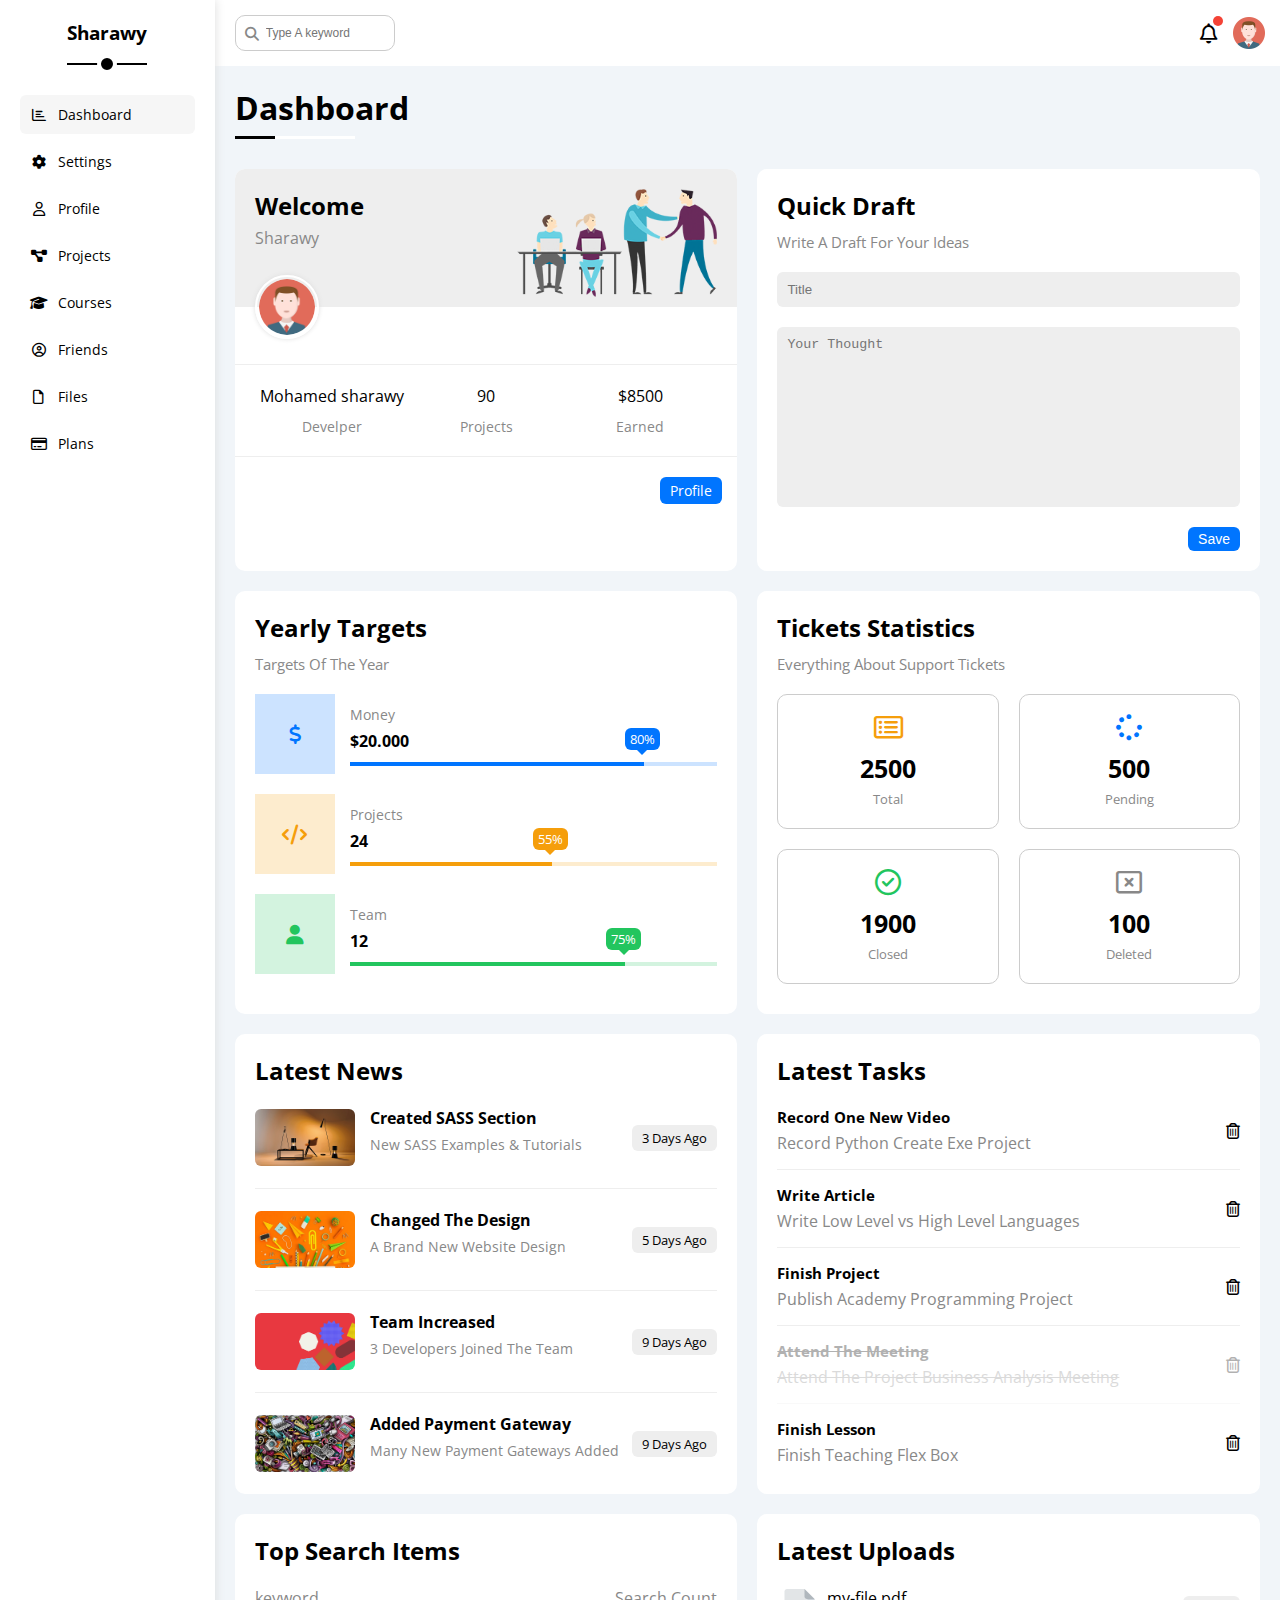
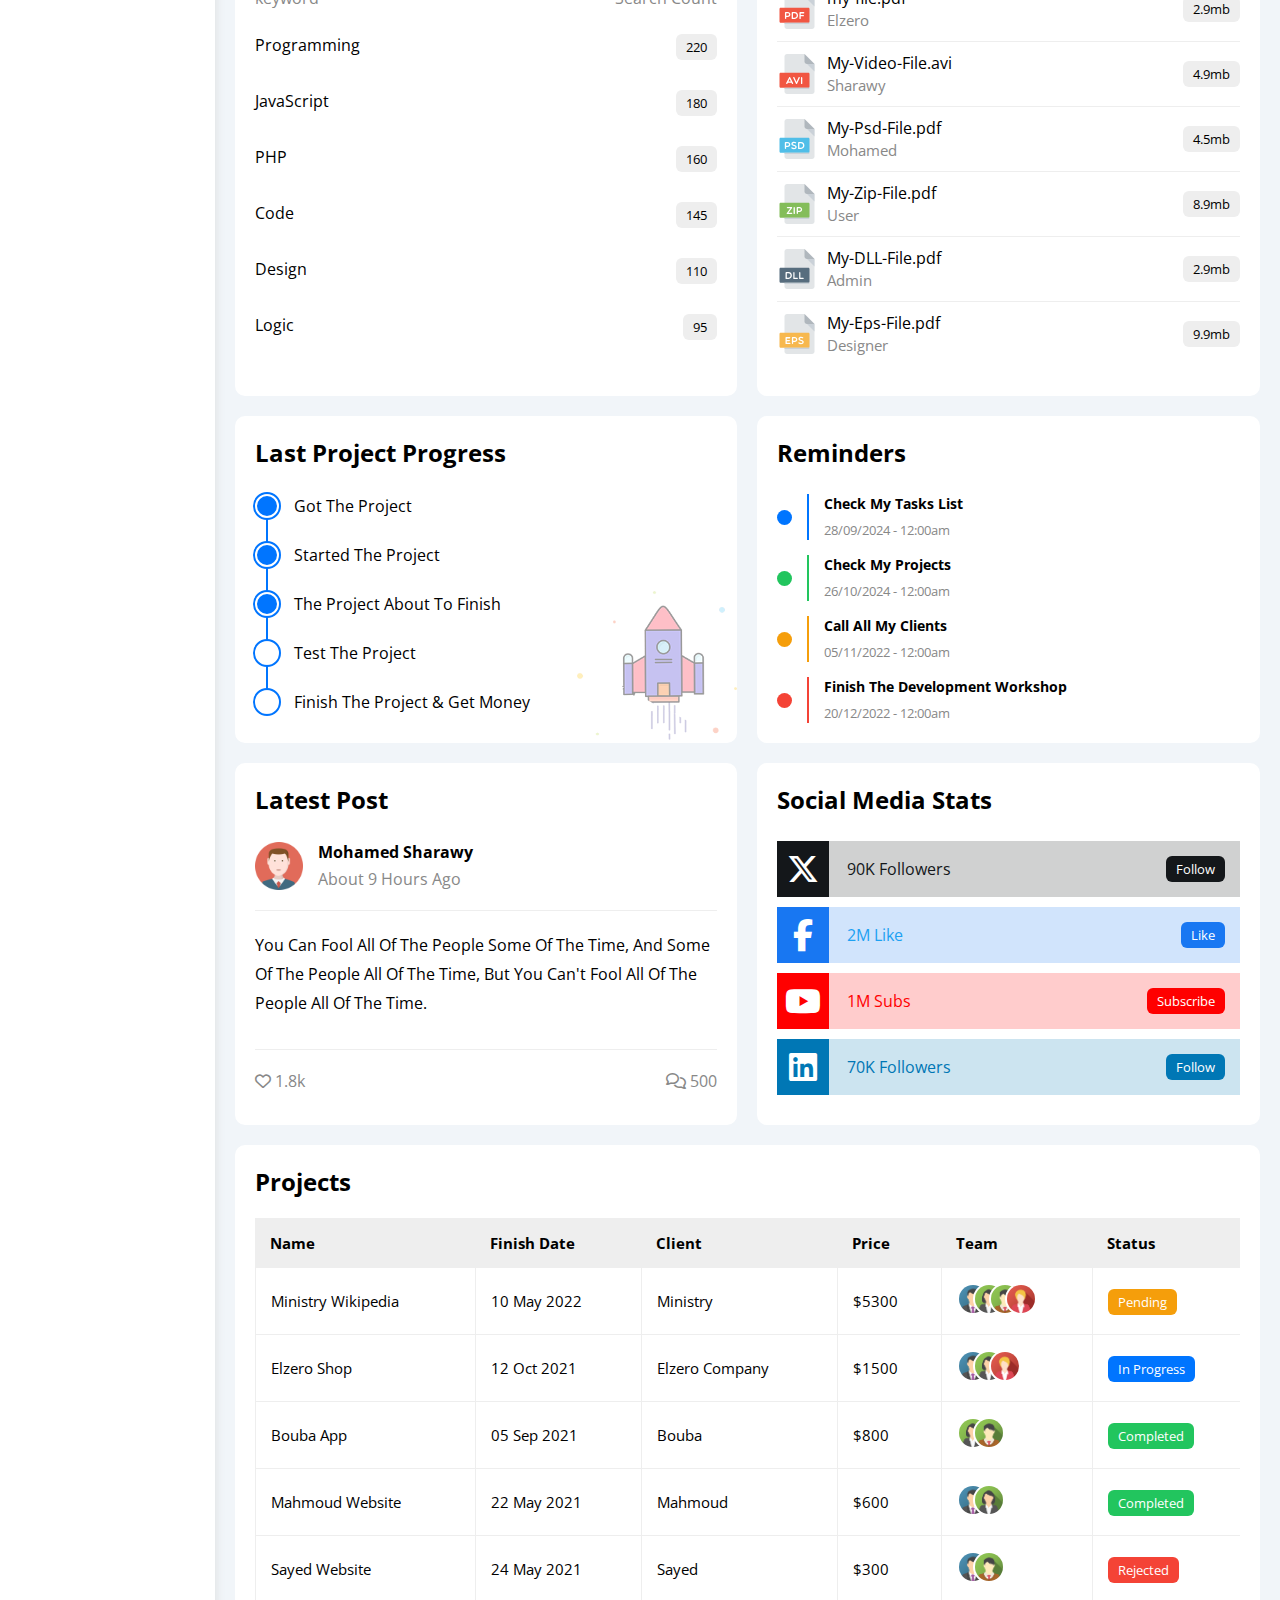
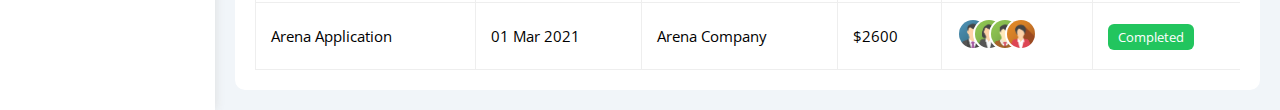
<file: index.html>
<!DOCTYPE html>
<html lang="en">

<head>
    <meta charset="UTF-8">
    <meta name="viewport" content="width=device-width, initial-scale=1.0">
    <!-- <link rel="stylesheet" href="css/normalize.css"> -->
    <link rel="stylesheet" href="css/all.min.css">
    <link rel="stylesheet" href="css/framework.css">
    <!-- css file Override framework file => this step it make you dispense !important => beacuse inline style stroger than style in external file -->
    <link rel="stylesheet" href="css/master.css">
    <link rel="preconnect" href="https://fonts.googleapis.com" />
    <link rel="preconnect" href="https://fonts.gstatic.com" crossorigin />
    <link href="https://fonts.googleapis.com/css2?family=Open+Sans:wght@300;500&display=swap" rel="stylesheet" />
    <title>Dashboard</title>
</head>

<body>
    <div class="page d-flex ">
        <div class="sidebar bg-white p-20 p-relative ">
            <h3 class="p-relative txt-c mt-0">Sharawy</h3>
            <ul class="p-0 list-none ">
                <li>
                    <a class="active d-flex align-center fs-14 c-black rad-6 p-10 " href="index.html">
                        <!-- fa-fw => class for fixed width -->
                        <i class="fa-regular fa-chart-bar fa-fw"></i>
                        <span>Dashboard</span>
                    </a>
                </li>
                <li>
                    <a class="d-flex align-center fs-14 c-black rad-6 p-10" href="settings.html">
                        <i class="fa-solid fa-gear fa-fw"></i>
                        <span>Settings</span>
                    </a>
                </li>
                <li>
                    <a class="d-flex align-center fs-14 c-black rad-6 p-10" href="profile.html">
                        <i class="fa-regular fa-user fa-fw"></i>
                        <span>Profile</span>
                    </a>
                </li>
                <li>
                    <a class="d-flex align-center fs-14 c-black rad-6 p-10" href="projects.html">
                        <i class="fa-solid fa-diagram-project fa-fw"></i>
                        <span>Projects</span>
                    </a>
                </li>
                <li>
                    <a class="d-flex align-center fs-14 c-black rad-6 p-10" href="courses.html">
                        <i class="fa-solid fa-graduation-cap fa-fw"></i>
                        <span>Courses</span>
                    </a>
                </li>
                <li>
                    <a class="d-flex align-center fs-14 c-black rad-6 p-10" href="friends.html">
                        <i class="fa-regular fa-circle-user fa-fw"></i>
                        <span>Friends</span>
                    </a>
                </li>
                <li>
                    <a class="d-flex align-center fs-14 c-black rad-6 p-10" href="files.html">
                        <i class="fa-regular fa-file fa-fw"></i>
                        <span>Files</span>
                    </a>
                </li>
                <li>
                    <a class="d-flex align-center fs-14 c-black rad-6 p-10" href="plans.html">
                        <i class="fa-regular fa-credit-card fa-fw"></i>
                        <span>Plans</span>
                    </a>
                </li>
            </ul>
        </div>
        <div class="content w-full">
            <!-- Start Header -->
            <div class="head bg-white p-15 between-flex">
                <div class="search p-relative">
                    <input class="p-10" type="search" placeholder="Type A keyword">
                </div>
                <div class="icons d-flex align-center">
                    <span class="notification p-relative">
                        <i class="fa-regular fa-bell fa-lg"></i>
                    </span>
                    <img src="imgs/avatar (1).png" alt="">
                </div>
            </div>
            <!-- End Header -->
            <h1 class="p-relative">Dashboard</h1>
            <div class="wrapper d-grid gap-20">
                <!-- Start welcome widget -->
                <div class="welcome bg-white rad-10 txt-c-mobile block-mobile">
                    <div class="intro p-20 d-flex space-between bg-eee">
                        <div>
                            <h2 class="m-0">Welcome</h2>
                            <p class="c-grey mt-5">Sharawy</p>
                        </div>
                        <img class="hide-mobile" src="imgs/welcome.png" alt="">
                    </div>
                    <img class="avatar" src="imgs/avatar (1).png" alt="">
                    <div class="body txt-c d-flex p-20 mt-20 mb-20 block-mobile">
                        <div>Mohamed sharawy <span class="d-block c-grey fs-14 mt-10">Develper</span></div>
                        <div>90<span class="d-block c-grey fs-14 mt-10">Projects</span></div>
                        <div>$8500<span class="d-block c-grey fs-14 mt-10">Earned</span></div>
                    </div>
                    <a href="profile.html" class="visit d-block fs-14 bg-blue c-white w-fit btn-shape">Profile</a>
                </div>
                <!-- End welcome widget  -->
                <!-- Start Quick Draft widget -->
                <div class="quick-draft p-20 bg-white rad-10">
                    <h2 class="mt-0 mb-10">Quick Draft</h2>
                    <p class="mt-0 mb-20 c-grey fs-15 ">Write A Draft For Your Ideas</p>
                    <form>
                        <input class="d-block mb-20 p-10  w-full b-none bg-eee rad-6" type="text" placeholder="Title">
                        <textarea class="d-block mb-20 p-10  w-full b-none bg-eee rad-6"
                            placeholder="Your Thought"></textarea>
                        <input class="save d-block fs-14 bg-blue c-white b-none w-fit btn-shape" type="submit"
                            value="Save">
                    </form>
                </div>
                <!-- End Quick Draft widget -->
                <!-- Start Targets -->
                <div class="targets p-20 bg-white rad-10">
                    <h2 class="mt-0 mb-10">Yearly Targets</h2>
                    <p class="mt-0 mb-20 c-grey fs-15">Targets Of The Year</p>
                    <div class="targets-row mb-20  center-flex blue">
                        <div class="icon center-flex ">
                            <i class="fa-solid fa-dollar-sign fa-lg c-blue "></i>
                        </div>
                        <div class="details">
                            <span class="fs-14 c-grey">Money</span>
                            <span class="d-block mt-5 mb-10 fw-bold">$20.000</span>
                            <div class="progress p-relative">
                                <span class="bg-blue blue" style="width: 80%;">
                                    <span class="bg-blue ">80%</span>
                                </span>
                            </div>
                        </div>
                    </div>
                    <div class="targets-row mb-20  center-flex blue orange">
                        <div class="icon center-flex ">
                            <i class="fa-solid fa-code fa-lg c-orange "></i>
                        </div>
                        <div class="details">
                            <span class="fs-14 c-grey">Projects</span>
                            <span class="d-block mt-5 mb-10 fw-bold">24</span>
                            <div class="progress p-relative">
                                <span class="bg-orange orange" style="width: 55%;">
                                    <span class="bg-orange ">55%</span>
                                </span>
                            </div>
                        </div>
                    </div>
                    <div class="targets-row mb-20  center-flex green">
                        <div class="icon center-flex ">
                            <i class="fa-solid fa-user fa-lg c-green "></i>
                        </div>
                        <div class="details">
                            <span class="fs-14 c-grey">Team</span>
                            <span class="d-block mt-5 mb-10 fw-bold">12</span>
                            <div class="progress p-relative">
                                <span class="bg-green green" style="width: 75%;">
                                    <span class="bg-green ">75%</span>
                                </span>
                            </div>
                        </div>
                    </div>
                </div>
                <!-- End Targets -->
                <!-- Start Targets widget -->
                <div class="tickets p-20 bg-white rad-10">
                    <h2 class="mt-0 mb-10">Tickets Statistics</h2>
                    <p class="mt-0 mb-20 c-grey fs-15">Everything About Support Tickets</p>
                    <div class="ContainerOfBoxes gap-20 d-flex txt-c f-wrap">
                        <div class="box p-20 gap-20 rad-10 fs-13 c-grey">
                            <!-- fa-2x => stretch icons x2 -->
                            <i class="fa-regular fa-rectangle-list fa-2x mb-10 c-orange"></i>
                            <span class="d-block c-black fw-bold fs-25 mb-5">2500</span>
                            Total
                        </div>
                        <div class="box p-20 rad-10 fs-13 c-grey">
                            <i class="fa-solid fa-spinner fa-2x mb-10 c-blue"></i>
                            <span class="d-block c-black fw-bold fs-25 mb-5">500</span>
                            Pending
                        </div>
                        <div class="box p-20 rad-10 fs-13 c-grey">
                            <i class="fa-regular fa-circle-check fa-2x mb-10 c-green"></i>
                            <span class="d-block c-black fw-bold fs-25 mb-5">1900</span>
                            Closed
                        </div>
                        <div class="box p-20 rad-10 fs-13 c-grey">
                            <i class="fa-regular fa-rectangle-xmark fa-2x mb-10 c-red"></i>
                            <span class="d-block c-black fw-bold fs-25 mb-5">100</span>
                            Deleted
                        </div>
                    </div>
                </div>
                <!-- End Targets widget -->
                <!-- Start latest News -->
                <div class="latest-news p-20 bg-white rad-10 txt-c-mobile">
                    <h2 class="mt-0 mb-20">Latest News</h2>
                    <div class="news-row d-flex align-center">
                        <img src="imgs/news-01.png" alt="">
                        <div class="info">
                            <h3>Created SASS Section</h3>
                            <p class="mt-0 fs-14 c-grey">New SASS Examples & Tutorials</p>
                        </div>
                        <div class="btn-shape bg-eee fs-13 label">3 Days Ago</div>
                    </div>
                    <div class="news-row d-flex align-center">
                        <img src="imgs/news-02.png" alt="">
                        <div class="info">
                            <h3>Changed The Design</h3>
                            <p class="mt-0 fs-14 c-grey">A Brand New Website Design</p>
                        </div>
                        <div class="btn-shape bg-eee fs-13 label">5 Days Ago</div>
                    </div>
                    <div class="news-row d-flex align-center">
                        <img src="imgs/news-03.png" alt="">
                        <div class="info">
                            <h3>Team Increased</h3>
                            <p class="mt-0 fs-14 c-grey">3 Developers Joined The Team</p>
                        </div>
                        <div class="btn-shape bg-eee fs-13 label">9 Days Ago</div>
                    </div>
                    <div class="news-row d-flex align-center">
                        <img src="imgs/news-04.png" alt="">
                        <div class="info">
                            <h3>Added Payment Gateway</h3>
                            <p class="mt-0 fs-14 c-grey">Many New Payment Gateways Added</p>
                        </div>
                        <div class="btn-shape bg-eee fs-13 label">9 Days Ago</div>
                    </div>
                </div>
                <!-- End latest News -->
                <!-- Start Tasks -->
                <div class="tasks p-20 bg-white rad-10">
                    <h2 class="mt-0 mb-20">Latest Tasks</h2>
                    <div class="task-row between-flex">
                        <div class="info">
                            <h3 class="mt-0 mb-5 fs-15">Record One New Video</h3>
                            <p class="m-0 c-grey">Record Python Create Exe Project</p>
                        </div>
                        <i class="fa-regular fa-trash-can delete"></i>
                    </div>
                    <div class="task-row between-flex">
                        <div class="info">
                            <h3 class="mt-0 mb-5 fs-15">Write Article</h3>
                            <p class="m-0 c-grey">Write Low Level vs High Level Languages</p>
                        </div>
                        <i class="fa-regular fa-trash-can delete"></i>
                    </div>
                    <div class="task-row  between-flex">
                        <div class="info">
                            <h3 class="mt-0 mb-5 fs-15">Finish Project</h3>
                            <p class="m-0 c-grey">Publish Academy Programming Project</p>
                        </div>
                        <i class="fa-regular fa-trash-can delete"></i>
                    </div>
                    <div class="task-row  between-flex done">
                        <div class="info">
                            <h3 class="mt-0 mb-5 fs-15 ">Attend The Meeting</h3>
                            <p class="m-0 c-grey">Attend The Project Business Analysis Meeting</p>
                        </div>
                        <i class="fa-regular fa-trash-can delete"></i>
                    </div>
                    <div class="task-row  between-flex">
                        <div class="info">
                            <h3 class="mt-0 mb-5 fs-15">Finish Lesson</h3>
                            <p class="m-0 c-grey">Finish Teaching Flex Box</p>
                        </div>
                        <i class="fa-regular fa-trash-can delete"></i>
                    </div>

                </div>
                <!-- End Tasks -->
                <!-- Start Top Search Word widget  -->
                <div class="search-item p-20 bg-white rad-10">
                    <h2 class="mt-0 mb-20">Top Search Items</h2>
                    <div class="items-head d-flex space-between c-grey mb-10">
                        <div>keyword</div>
                        <div>Search Count</div>
                    </div>
                    <div class="items d-flex space-between pt-15 pb-15 ">
                        <span>Programming</span>
                        <span class="bg-eee fs-13 btn-shape">220</span>
                    </div>
                    <div class="items d-flex space-between pt-15 pb-15 ">
                        <span>JavaScript</span>
                        <span class="bg-eee fs-13 btn-shape">180</span>
                    </div>
                    <div class="items d-flex space-between pt-15 pb-15 ">
                        <span>PHP</span>
                        <span class="bg-eee fs-13 btn-shape">160</span>
                    </div>
                    <div class="items d-flex space-between pt-15 pb-15 ">
                        <span>Code</span>
                        <span class="bg-eee fs-13 btn-shape">145</span>
                    </div>
                    <div class="items d-flex space-between pt-15 pb-15 ">
                        <span>Design</span>
                        <span class="bg-eee fs-13 btn-shape">110</span>
                    </div>
                    <div class="items d-flex space-between pt-15 pb-15 ">
                        <span>Logic</span>
                        <span class="bg-eee fs-13 btn-shape">95</span>
                    </div>
                </div>
                <!-- End Top Search Word widget  -->
                <!-- Start Latest Uploads Widget -->
                <div class="latest-upload p-20 bg-white rad-10">
                    <h2 class="mt-0 mb-20">Latest Uploads</h2>
                    <ul class="m-0 list-none p-0">
                        <li class="between-flex pb-10 mb-10">
                            <div class="d-flex align-center">
                                <img class="mr-10" src="imgs/pdf.svg" alt="">
                                <div>
                                    <span class="d-block">my-file.pdf</span>
                                    <span class="fs-15 c-grey">Elzero</span>
                                </div>
                            </div>
                            <div class="bg-eee btn-shape fs-13">2.9mb</div>
                        </li>
                        <li class="between-flex pb-10 mb-10">
                            <div class="d-flex align-center">
                                <img class="mr-10" src="imgs/avi.svg" alt="">
                                <div>
                                    <span class="d-block">My-Video-File.avi</span>
                                    <span class="fs-15 c-grey">Sharawy</span>
                                </div>
                            </div>
                            <div class="bg-eee btn-shape fs-13">4.9mb</div>
                        </li>
                        <li class="between-flex pb-10 mb-10">
                            <div class="d-flex align-center">
                                <img class="mr-10" src="imgs/psd.svg" alt="">
                                <div>
                                    <span class="d-block">My-Psd-File.pdf</span>
                                    <span class="fs-15 c-grey">Mohamed</span>
                                </div>
                            </div>
                            <div class="bg-eee btn-shape fs-13">4.5mb</div>
                        </li>
                        <li class="between-flex pb-10 mb-10">
                            <div class="d-flex align-center">
                                <img class="mr-10" src="imgs/zip.svg" alt="">
                                <div>
                                    <span class="d-block">My-Zip-File.pdf</span>
                                    <span class="fs-15 c-grey">User</span>
                                </div>
                            </div>
                            <div class="bg-eee btn-shape fs-13">8.9mb</div>
                        </li>
                        <li class="between-flex pb-10 mb-10">
                            <div class="d-flex align-center">
                                <img class="mr-10" src="imgs/dll.svg" alt="">
                                <div>
                                    <span class="d-block">My-DLL-File.pdf</span>
                                    <span class="fs-15 c-grey">Admin</span>
                                </div>
                            </div>
                            <div class="bg-eee btn-shape fs-13">2.9mb</div>
                        </li>
                        <li class="between-flex pb-10 mb-10">
                            <div class="d-flex align-center">
                                <img class="mr-10" src="imgs/eps.svg" alt="">
                                <div>
                                    <span class="d-block">My-Eps-File.pdf</span>
                                    <span class="fs-15 c-grey">Designer</span>
                                </div>
                            </div>
                            <div class="bg-eee btn-shape fs-13">9.9mb</div>
                        </li>
                    </ul>
                </div>
                <!-- End Latest Uploads Widget -->
                <!-- Start Last Project Progress Widget -->
                <div class="last-project p-20 bg-white rad-10 p-relative">
                    <h2 class="mt-0 mb-20">Last Project Progress</h2>
                    <ul class="m-0 p-0 list-none p-relative">
                        <li class=" mt-25 d-flex align-center done">
                            Got The Project
                        </li>
                        <li class="mt-25 d-flex align-center done">
                            Started The Project
                        </li>
                        <li class="mt-25 d-flex align-center done">
                            The Project About To Finish
                        </li>
                        <li class="mt-25 d-flex align-center current">
                            Test The Project
                        </li>
                        <li class="mt-25 d-flex align-center ">
                            Finish The Project & Get Money
                        </li>
                    </ul>
                    <img class="launch-icon hide-mobile" src="imgs/project.png" alt="">
                </div>
                <!-- End Last Project Progress Widget -->
                <!-- Start Reminders Widget -->
                <div class="reminders p-20 bg-white rad-10 p-relative">
                    <h2 class="mt-0 mb-25">Reminders</h2>
                    <ul class="list-none m-0 p-0">
                        <li class="d-flex align-center mt-15">
                            <span class="key bg-blue mr-15  d-block rad-half"></span>
                            <div class=" pl-15  blue">
                                <p class=" fs-14 fw-bold mt-0 mb-5">Check My Tasks List</p>
                                <span class="fs-13 c-grey">28/09/2024 - 12:00am</span>
                            </div>
                        </li>
                        <li class="d-flex align-center mt-15">
                            <span class="key bg-green mr-15  d-block rad-half"></span>
                            <div class=" pl-15  green">
                                <p class=" fs-14 fw-bold mt-0 mb-5">Check My Projects</p>
                                <span class="fs-13 c-grey">26/10/2024 - 12:00am</span>
                            </div>
                        </li>
                        <li class="d-flex align-center mt-15">
                            <span class="key bg-orange mr-15  d-block rad-half"></span>
                            <div class=" pl-15  orange">
                                <p class=" fs-14 fw-bold mt-0 mb-5">Call All My Clients</p>
                                <span class="fs-13 c-grey">05/11/2022 - 12:00am</span>
                            </div>
                        </li>
                        <li class="d-flex align-center mt-15">
                            <span class="key bg-red mr-15  d-block rad-half"></span>
                            <div class=" pl-15  red">
                                <p class=" fs-14 fw-bold mt-0 mb-5">Finish The Development Workshop</p>
                                <span class="fs-13 c-grey">20/12/2022 - 12:00am</span>
                            </div>
                        </li>
                    </ul>
                </div>
                <!-- End Reminders Widget -->
                <!-- Start Latest Post Widget -->
                <div class="latest-post p-20 bg-white rad-10 p-relative">
                    <h2 class="mb-25 mt-0">Latest Post</h2>
                    <div class="top d-flex align-center">
                        <img class="avatar mr-15" src="imgs/avatar (1).png" alt="">
                        <div class="info">
                            <span class=" d-block mb-5 fw-bold">Mohamed Sharawy</span>
                            <span class="c-grey">About 9 Hours Ago</span>
                        </div>
                    </div>
                    <div class="post-content txt-c-mobile pt-20 pb-20 mt-20 mb-20">You Can Fool All Of The People Some
                        Of The Time, And Some Of The People All Of The Time, But You Can't Fool All Of The People All Of
                        The Time.</div>
                    <div class="post-stats between-flex c-grey">
                        <div>
                            <i class="fa-regular fa-heart"></i>
                            <span>1.8k</span>
                        </div>
                        <div>
                            <i class="fa-regular fa-comments"></i>
                            <span>500</span>
                        </div>
                    </div>
                </div>
                <!-- End Latest Post Widget -->
                <!-- Start Social media Widget -->
                <div class="social-media p-20 bg-white rad-10 p-relative">
                    <h2 class="mt-0 mb-25">Social Media Stats</h2>
                    <div class="box x p-15 p-relative mb-10 between-flex">
                        <i class="fa-brands fa-x-twitter fa-2x c-white h-full center-flex"></i>
                        <span>90K Followers</span>
                        <a class="fs-13 c-white btn-shape" href="#">Follow</a>
                    </div>
                    <div class="box facebook p-15 p-relative mb-10 between-flex">
                        <i class="fa-brands fa-facebook-f fa-2x c-white h-full center-flex "></i>
                        <span>2M Like</span>
                        <a class="fs-13 c-white btn-shape" href="#">Like</a>
                    </div>
                    <div class="box youtube p-15 p-relative mb-10 between-flex">
                        <i class="fa-brands fa-youtube fa-2x c-white h-full center-flex"></i>
                        <span>1M Subs</span>
                        <a class="fs-13 c-white btn-shape" href="#">Subscribe</a>
                    </div>
                    <div class="box linkedin p-15 p-relative mb-10 between-flex">
                        <i class="fa-brands fa-linkedin fa-2x c-white h-full center-flex "></i>
                        <span>70K Followers</span>
                        <a class="fs-13 c-white btn-shape" href="#">Follow</a>
                    </div>
                </div>
                <!-- End Social media Widget -->
            </div>
            <!-- Start Projects Table-->
            <div class="projects p-20 bg-white rad-10 m-20">
                <h2 class="mt-0 mb-20">Projects</h2>
                <div class="responsive-table">
                    <table class="fs-15 w-full">
                        <thead>
                            <tr>
                                <td>Name</td>
                                <td>Finish Date</td>
                                <td>Client</td>
                                <td>Price</td>
                                <td>Team</td>
                                <td>Status</td>
                            </tr>
                        </thead>
                        <tbody>
                            <tr>
                                <td>Ministry Wikipedia</td>
                                <td>10 May 2022</td>
                                <td>Ministry</td>
                                <td>$5300</td>
                                <td>
                                    <img src="imgs/team-01.png" alt="">
                                    <img src="imgs/team-02.png" alt="">
                                    <img src="imgs/team-03.png" alt="">
                                    <img src="imgs/team-05.png" alt="">
                                </td>
                                <td>
                                    <span class="label btn-shape bg-orange c-white">Pending</span>
                                </td>
                            </tr>
                            <tr>
                                <td>Elzero Shop</td>
                                <td>12 Oct 2021</td>
                                <td>Elzero Company</td>
                                <td>$1500</td>
                                <td>
                                    <img src="imgs/team-01.png" alt="">
                                    <img src="imgs/team-02.png" alt="">
                                    <img src="imgs/team-05.png" alt="">
                                </td>
                                <td><span class="label btn-shape bg-blue c-white">In Progress</span></td>
                            </tr>
                            <tr>
                                <td>Bouba App</td>
                                <td>05 Sep 2021</td>
                                <td>Bouba</td>
                                <td>$800</td>
                                <td>
                                    <img src="imgs/team-02.png" alt="">
                                    <img src="imgs/team-03.png" alt="">
                                </td>
                                <td><span class="label btn-shape bg-green c-white">Completed</span></td>
                            </tr>
                            <tr>
                                <td>Mahmoud Website</td>
                                <td>22 May 2021</td>
                                <td>Mahmoud</td>
                                <td>$600</td>
                                <td>
                                    <img src="imgs/team-01.png" alt="">
                                    <img src="imgs/team-02.png" alt="">
                                </td>
                                <td><span class="label btn-shape bg-green c-white">Completed</span></td>
                            </tr>
                            <tr>
                                <td>Sayed Website</td>
                                <td>24 May 2021</td>
                                <td>Sayed</td>
                                <td>$300</td>
                                <td>
                                    <img src="imgs/team-01.png" alt="">
                                    <img src="imgs/team-03.png" alt="">
                                </td>
                                <td><span class="label btn-shape bg-red c-white">Rejected</span></td>
                            </tr>
                            <tr>
                                <td>Arena Application</td>
                                <td>01 Mar 2021</td>
                                <td>Arena Company</td>
                                <td>$2600</td>
                                <td>
                                    <img src="imgs/team-01.png" alt="">
                                    <img src="imgs/team-02.png" alt="">
                                    <img src="imgs/team-03.png" alt="">
                                    <img src="imgs/team-04.png" alt="">
                                </td>
                                <td><span class="label btn-shape bg-green c-white">Completed</span></td>
                            </tr>
                        </tbody>
                    </table>
                </div>
            </div>
            <!-- End Projects End-->
        </div>
    </div>
</body>

</html>
</file>
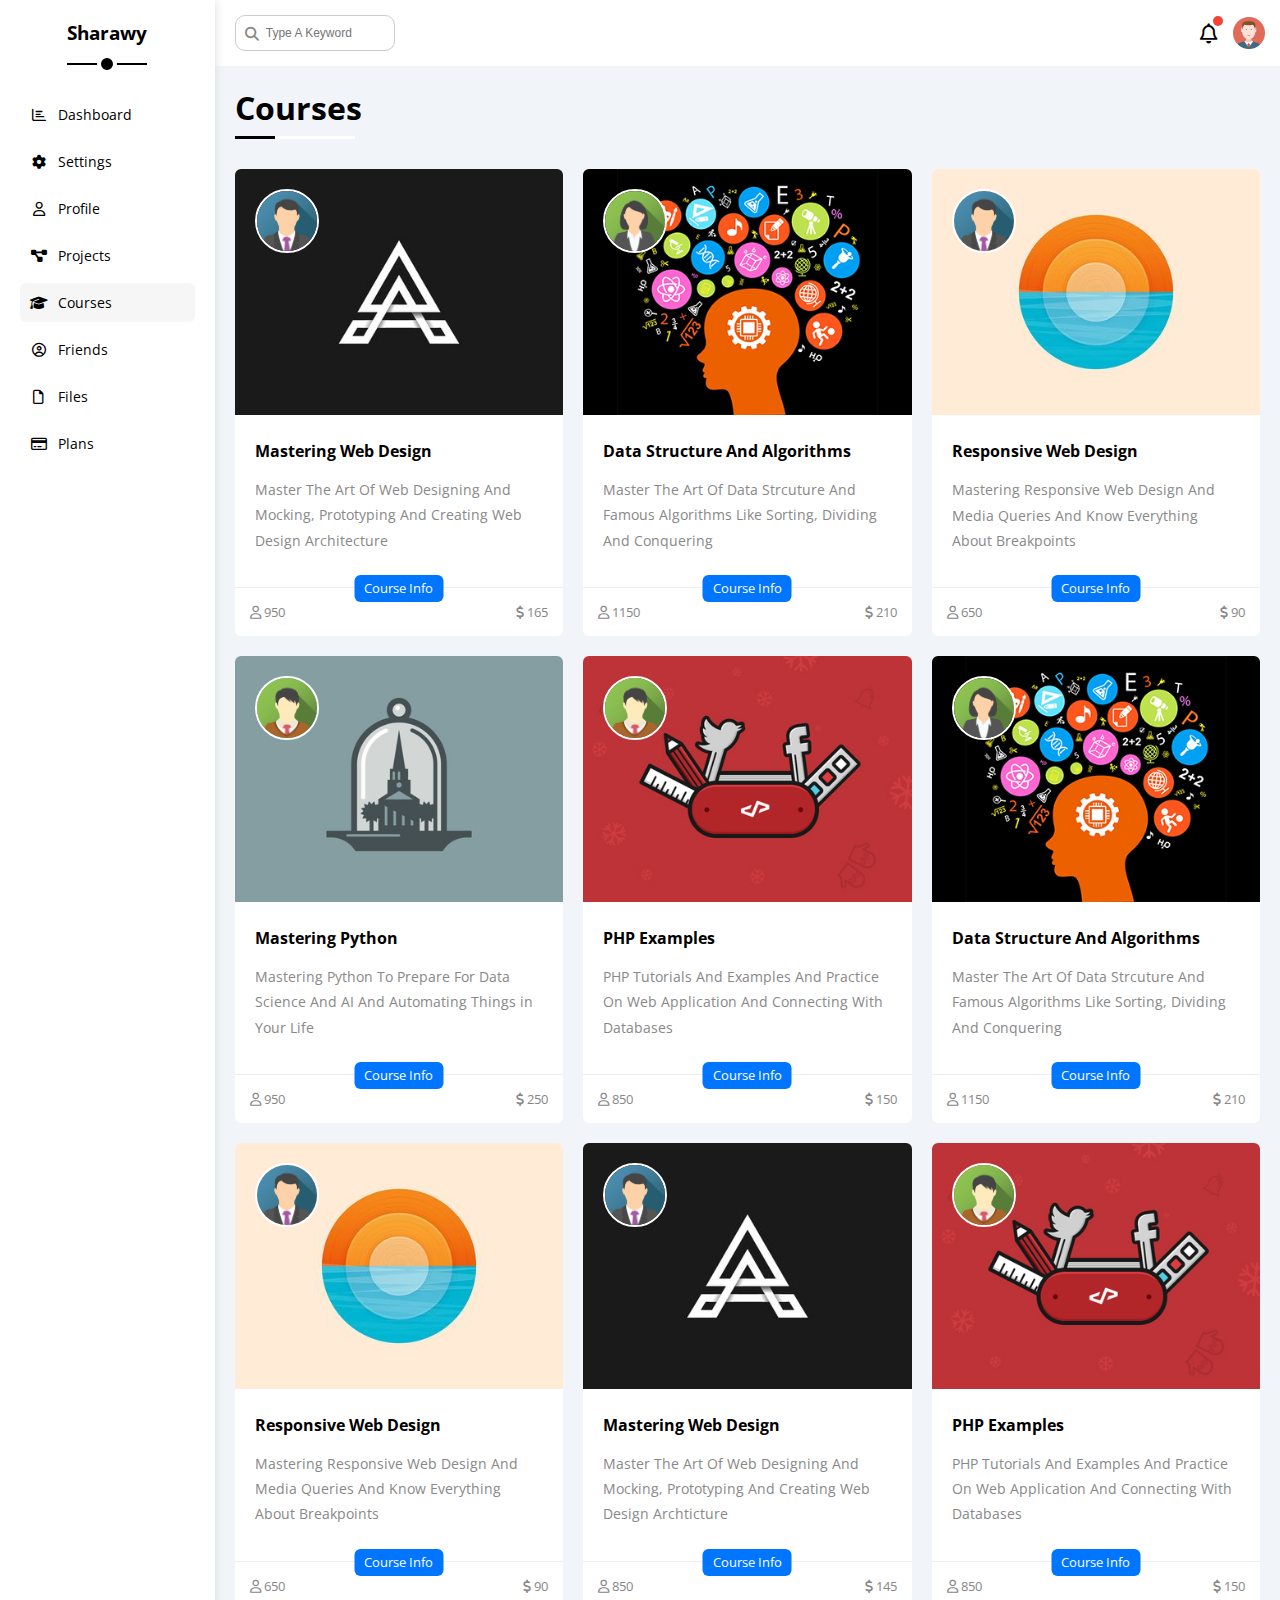
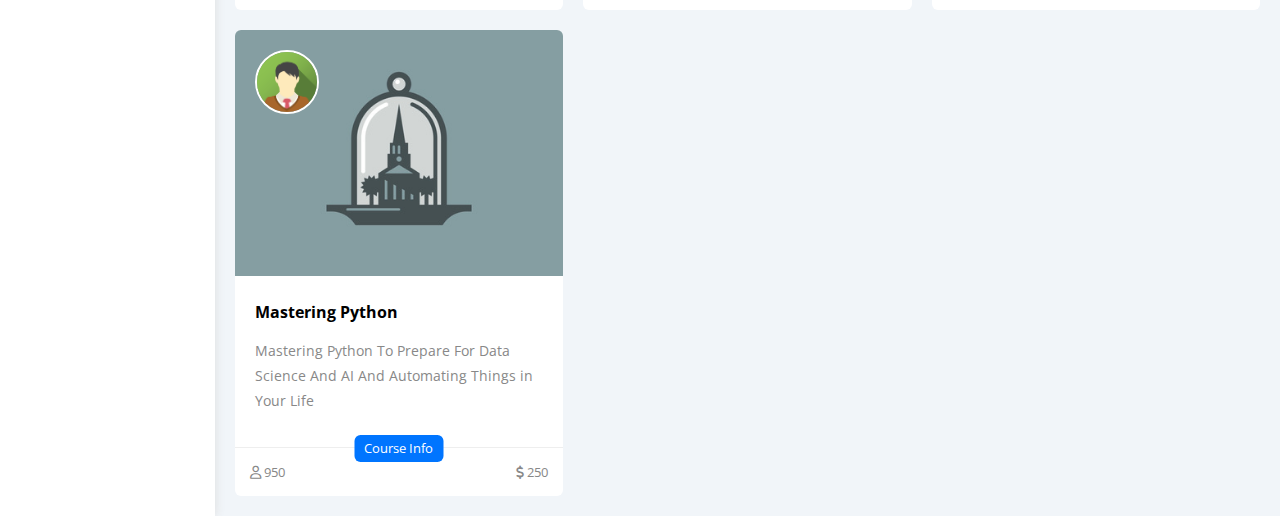
<file: courses.html>
<!DOCTYPE html>
<html lang="en">

<head>
    <meta charset="UTF-8">
    <meta name="viewport" content="width=device-width, initial-scale=1.0">
    <!-- <link rel="stylesheet" href="css/normalize.css"> -->
    <link rel="stylesheet" href="css/all.min.css">
    <link rel="stylesheet" href="css/framework.css">
    <!-- css file Override framework file => this step it make you dispense !important => beacuse inline style stroger than style in external file -->
    <link rel="stylesheet" href="css/master.css">
    <link rel="preconnect" href="https://fonts.googleapis.com" />
    <link rel="preconnect" href="https://fonts.gstatic.com" crossorigin />
    <link href="https://fonts.googleapis.com/css2?family=Open+Sans:wght@300;500&display=swap" rel="stylesheet" />
    <title>Courses</title>
</head>

<body>
    <div class="page d-flex ">
        <div class="sidebar bg-white p-20 p-relative">
            <h3 class="p-relative txt-c mt-0">Sharawy</h3>
            <ul class="p-0 list-none ">
                <li>
                    <a class=" d-flex align-center fs-14 c-black rad-6 p-10 " href="index.html">
                        <!-- fa-fw => class for fixed width -->
                        <i class="fa-regular fa-chart-bar fa-fw"></i>
                        <span>Dashboard</span>
                    </a>
                </li>
                <li>
                    <a class="  d-flex align-center fs-14 c-black rad-6 p-10" href="settings.html">
                        <i class="fa-solid fa-gear fa-fw"></i>
                        <span>Settings</span>
                    </a>
                </li>
                <li>
                    <a class=" d-flex align-center fs-14 c-black rad-6 p-10" href="profile.html">
                        <i class="fa-regular fa-user fa-fw"></i>
                        <span>Profile</span>
                    </a>
                </li>
                <li>
                    <a class="d-flex align-center fs-14 c-black rad-6 p-10" href="projects.html">
                        <i class="fa-solid fa-diagram-project fa-fw"></i>
                        <span>Projects</span>
                    </a>
                </li>
                <li>
                    <a class=" active  d-flex align-center fs-14 c-black rad-6 p-10" href="courses.html">
                        <i class="fa-solid fa-graduation-cap fa-fw"></i>
                        <span>Courses</span>
                    </a>
                </li>
                <li>
                    <a class="d-flex align-center fs-14 c-black rad-6 p-10" href="friends.html">
                        <i class="fa-regular fa-circle-user fa-fw"></i>
                        <span>Friends</span>
                    </a>
                </li>
                <li>
                    <a class="d-flex align-center fs-14 c-black rad-6 p-10" href="files.html">
                        <i class="fa-regular fa-file fa-fw"></i>
                        <span>Files</span>
                    </a>
                </li>
                <li>
                    <a class="d-flex align-center fs-14 c-black rad-6 p-10" href="plans.html">
                        <i class="fa-regular fa-credit-card fa-fw"></i>
                        <span>Plans</span>
                    </a>
                </li>
            </ul>
        </div>
        <div class="content w-full">
            <!-- Start Header -->
            <div class="head bg-white p-15 between-flex">
                <div class="search p-relative">
                    <input class="p-10" type="search" placeholder="Type A Keyword">
                </div>
                <div class="icons d-flex align-center">
                    <span class="notification p-relative">
                        <i class="fa-regular fa-bell fa-lg"></i>
                    </span>
                    <img src="imgs/avatar (1).png" alt="">
                </div>
            </div>
            <!-- End Header -->
            <h1 class="p-relative">Courses</h1>
            <div class="courses-page d-grid m-20 gap-20">
                <div class="course bg-white rad-6 p-relative">
                    <img class="cover" src="imgs/course-01.jpg" alt="">
                    <img class="instructor" src="imgs/team-01.png" alt="">
                    <div class="p-20">
                        <h4 class="m-0">Mastering Web Design</h4>
                        <p class="description c-grey mt-15 fs-14">
                            Master The Art Of Web Designing And Mocking, Prototyping And Creating Web Design
                            Architecture
                        </p>
                    </div>
                    <div class="info p-15 p-relative between-flex">
                        <span class="title bg-blue c-white btn-shape">Course Info</span>
                        <span class="c-grey">
                            <i class="fa-regular fa-user"></i>
                            950
                        </span>
                        <span class="c-grey">
                            <i class="fa-solid fa-dollar-sign"></i>
                            165
                        </span>
                    </div>
                </div>
                <div class="course bg-white rad-6 p-relative">
                    <img class="cover" src="imgs/course-02.jpg" alt="">
                    <img class="instructor" src="imgs/team-02.png" alt="">
                    <div class="p-20">
                        <h4 class="m-0">Data Structure And Algorithms</h4>
                        <p class="description c-grey mt-15 fs-14">
                            Master The Art Of Data Strcuture And Famous Algorithms Like Sorting, Dividing And Conquering
                        </p>
                    </div>
                    <div class="info p-15 p-relative between-flex">
                        <span class="title bg-blue c-white btn-shape">Course Info</span>
                        <span class="c-grey"> <i class="fa-regular fa-user"></i> 1150</span>
                        <span class="c-grey"><i class="fa-solid fa-dollar-sign"></i> 210</span>
                    </div>
                </div>
                <div class="course bg-white rad-6 p-relative">
                    <img class="cover" src="imgs/course-03.jpg" alt="">
                    <img class="instructor" src="imgs/team-01.png" alt="">
                    <div class="p-20">
                        <h4 class="m-0">Responsive Web Design</h4>
                        <p class="description c-grey mt-15 fs-14">
                            Mastering Responsive Web Design And Media Queries And Know Everything About Breakpoints
                        </p>
                    </div>
                    <div class="info p-15 p-relative between-flex">
                        <span class="title bg-blue c-white btn-shape">Course Info</span>
                        <span class="c-grey"> <i class="fa-regular fa-user"></i> 650</span>
                        <span class="c-grey"><i class="fa-solid fa-dollar-sign"></i> 90</span>
                    </div>
                </div>
                <div class="course bg-white rad-6 p-relative">
                    <img class="cover" src="imgs/course-04.jpg" alt="">
                    <img class="instructor" src="imgs/team-03.png" alt="">
                    <div class="p-20">
                        <h4 class="m-0">Mastering Python</h4>
                        <p class="description c-grey mt-15 fs-14">
                            Mastering Python To Prepare For Data Science And AI And Automating Things in Your Life
                        </p>
                    </div>
                    <div class="info p-15 p-relative between-flex">
                        <span class="title bg-blue c-white btn-shape">Course Info</span>
                        <span class="c-grey"> <i class="fa-regular fa-user"></i> 950</span>
                        <span class="c-grey"><i class="fa-solid fa-dollar-sign"></i> 250</span>
                    </div>
                </div>
                <div class="course bg-white rad-6 p-relative">
                    <img class="cover" src="imgs/course-05.jpg" alt="">
                    <img class="instructor" src="imgs/team-03.png" alt="">
                    <div class="p-20">
                        <h4 class="m-0">PHP Examples</h4>
                        <p class="description c-grey mt-15 fs-14">
                            PHP Tutorials And Examples And Practice On Web Application And Connecting With Databases
                        </p>
                    </div>
                    <div class="info p-15 p-relative between-flex">
                        <span class="title bg-blue c-white btn-shape">Course Info</span>
                        <span class="c-grey"> <i class="fa-regular fa-user"></i> 850</span>
                        <span class="c-grey"><i class="fa-solid fa-dollar-sign"></i> 150</span>
                    </div>
                </div>
                <div class="course bg-white rad-6 p-relative">
                    <img class="cover" src="imgs/course-02.jpg" alt="">
                    <img class="instructor" src="imgs/team-02.png" alt="">
                    <div class="p-20">
                        <h4 class="m-0">Data Structure And Algorithms</h4>
                        <p class="description c-grey mt-15 fs-14">
                            Master The Art Of Data Strcuture And Famous Algorithms Like Sorting, Dividing And Conquering
                        </p>
                    </div>
                    <div class="info p-15 p-relative between-flex">
                        <span class="title bg-blue c-white btn-shape">Course Info</span>
                        <span class="c-grey"> <i class="fa-regular fa-user"></i> 1150</span>
                        <span class="c-grey"><i class="fa-solid fa-dollar-sign"></i> 210</span>
                    </div>
                </div>
                <div class="course bg-white rad-6 p-relative">
                    <img class="cover" src="imgs/course-03.jpg" alt="">
                    <img class="instructor" src="imgs/team-01.png" alt="">
                    <div class="p-20">
                        <h4 class="m-0">Responsive Web Design</h4>
                        <p class="description c-grey mt-15 fs-14">
                            Mastering Responsive Web Design And Media Queries And Know Everything About Breakpoints
                        </p>
                    </div>
                    <div class="info p-15 p-relative between-flex">
                        <span class="title bg-blue c-white btn-shape">Course Info</span>
                        <span class="c-grey"> <i class="fa-regular fa-user"></i> 650</span>
                        <span class="c-grey"><i class="fa-solid fa-dollar-sign"></i> 90</span>
                    </div>
                </div>
                <div class="course bg-white rad-6 p-relative">
                    <img class="cover" src="imgs/course-01.jpg" alt="">
                    <img class="instructor" src="imgs/team-01.png" alt="">
                    <div class="p-20">
                        <h4 class="m-0">Mastering Web Design</h4>
                        <p class="description c-grey mt-15 fs-14">
                            Master The Art Of Web Designing And Mocking, Prototyping And Creating Web Design Archticture
                        </p>
                    </div>
                    <div class="info p-15 p-relative between-flex">
                        <span class="title bg-blue c-white btn-shape">Course Info</span>
                        <span class="c-grey"> <i class="fa-regular fa-user"></i> 850</span>
                        <span class="c-grey"><i class="fa-solid fa-dollar-sign"></i> 145</span>
                    </div>
                </div>
                <div class="course bg-white rad-6 p-relative">
                    <img class="cover" src="imgs/course-05.jpg" alt="">
                    <img class="instructor" src="imgs/team-03.png" alt="">
                    <div class="p-20">
                        <h4 class="m-0">PHP Examples</h4>
                        <p class="description c-grey mt-15 fs-14">
                            PHP Tutorials And Examples And Practice On Web Application And Connecting With Databases
                        </p>
                    </div>
                    <div class="info p-15 p-relative between-flex">
                        <span class="title bg-blue c-white btn-shape">Course Info</span>
                        <span class="c-grey"> <i class="fa-regular fa-user"></i> 850</span>
                        <span class="c-grey"><i class="fa-solid fa-dollar-sign"></i> 150</span>
                    </div>
                </div>
                <div class="course bg-white rad-6 p-relative">
                    <img class="cover" src="imgs/course-04.jpg" alt="">
                    <img class="instructor" src="imgs/team-03.png" alt="">
                    <div class="p-20">
                        <h4 class="m-0">Mastering Python</h4>
                        <p class="description c-grey mt-15 fs-14">
                            Mastering Python To Prepare For Data Science And AI And Automating Things in Your Life
                        </p>
                    </div>
                    <div class="info p-15 p-relative between-flex">
                        <span class="title bg-blue c-white btn-shape">Course Info</span>
                        <span class="c-grey"> <i class="fa-regular fa-user"></i> 950</span>
                        <span class="c-grey"><i class="fa-solid fa-dollar-sign"></i> 250</span>
                    </div>
                </div>
            </div>
        </div>
    </div>
</body>

</html>
</file>
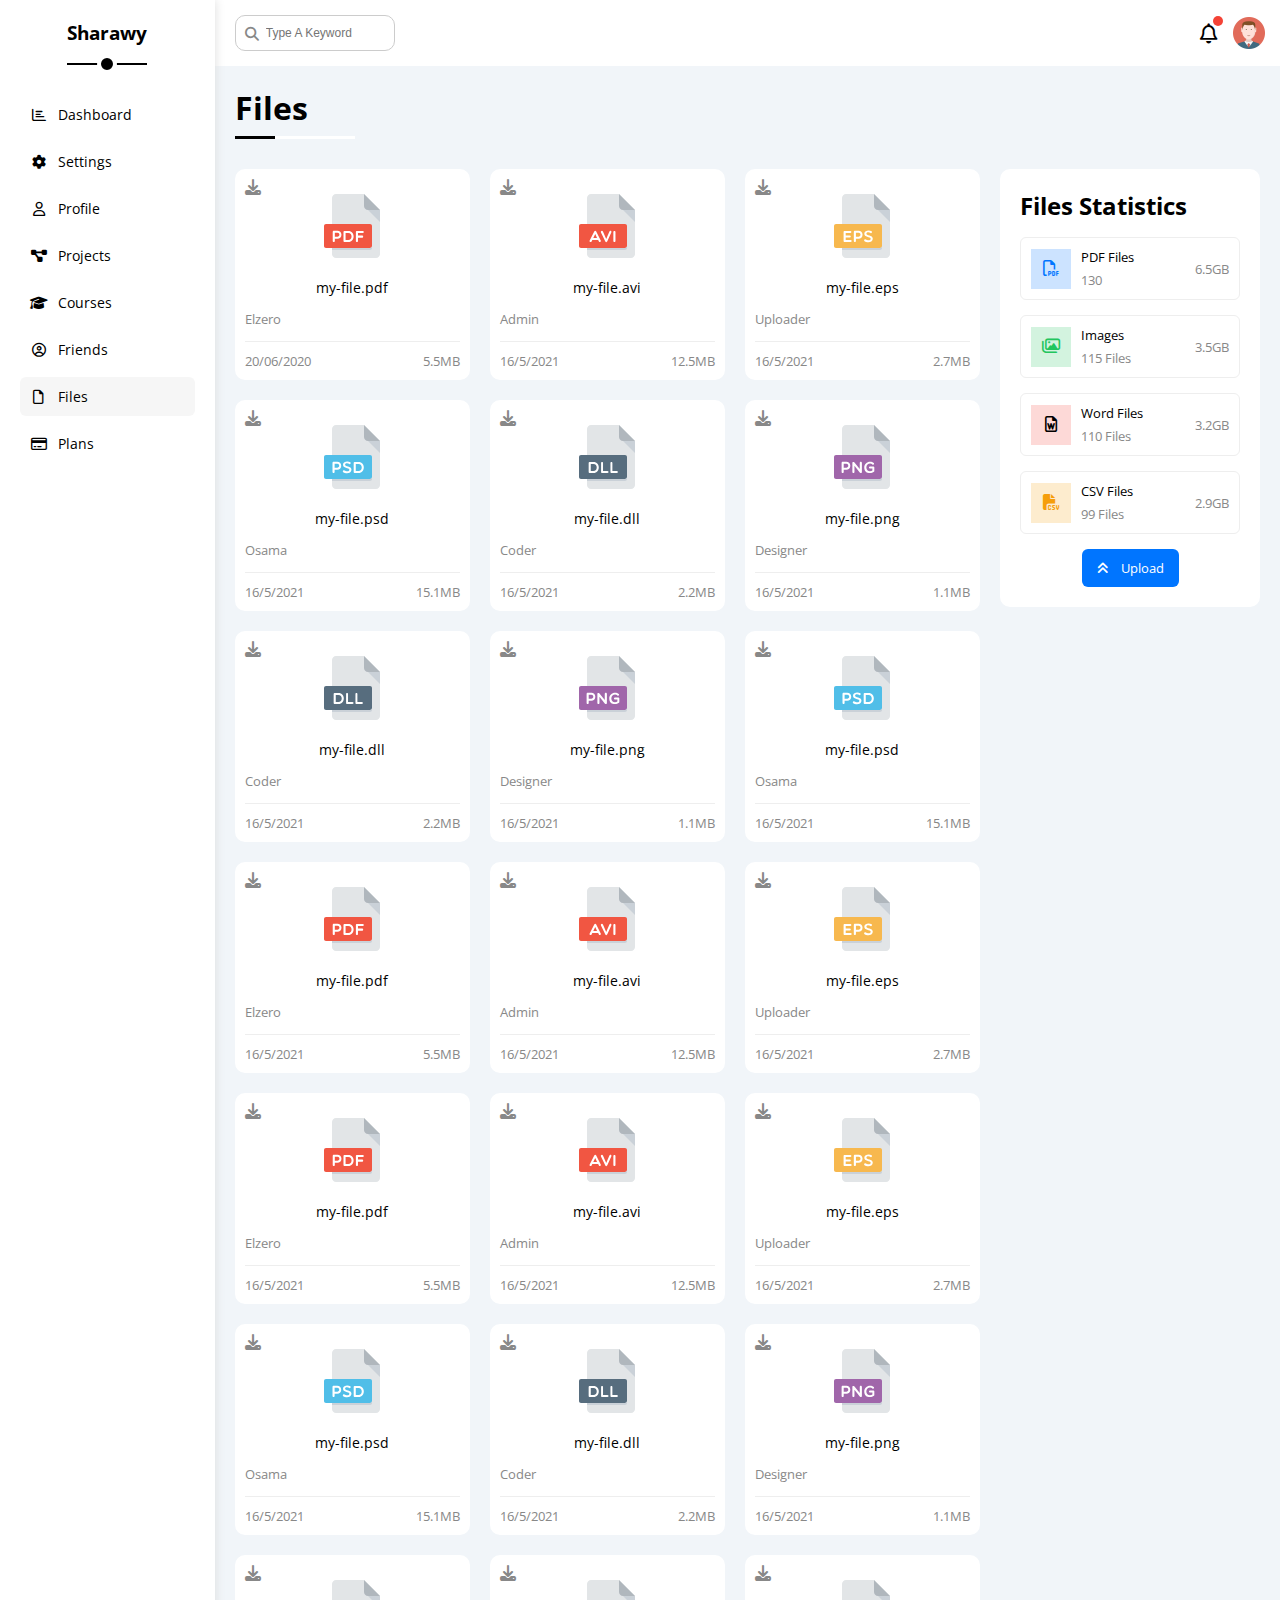
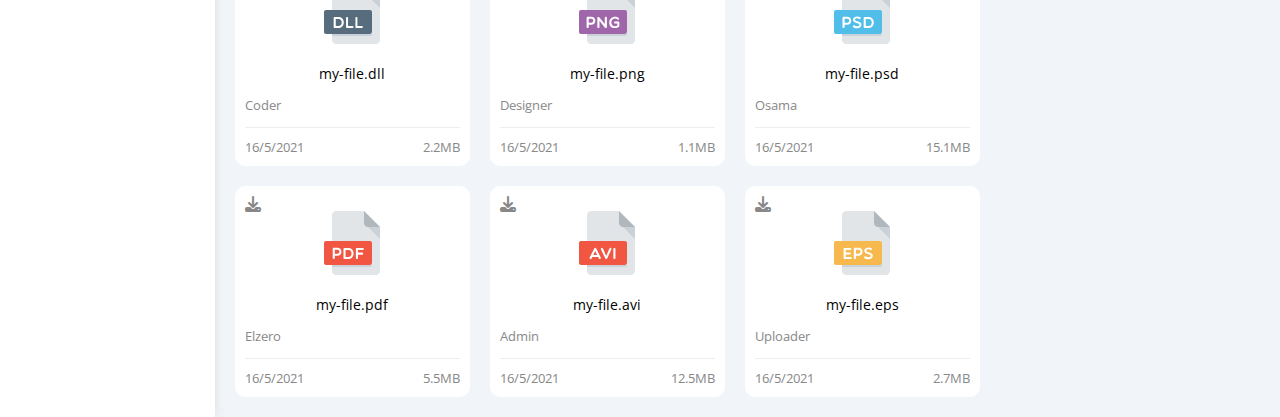
<file: files.html>
<!DOCTYPE html>
<html lang="en">

<head>
    <meta charset="UTF-8">
    <meta name="viewport" content="width=device-width, initial-scale=1.0">
    <!-- <link rel="stylesheet" href="css/normalize.css"> -->
    <link rel="stylesheet" href="css/all.min.css">
    <link rel="stylesheet" href="css/framework.css">
    <!-- css file Override framework file => this step it make you dispense !important => beacuse inline style stroger than style in external file -->
    <link rel="stylesheet" href="css/master.css">
    <link rel="preconnect" href="https://fonts.googleapis.com" />
    <link rel="preconnect" href="https://fonts.gstatic.com" crossorigin />
    <link href="https://fonts.googleapis.com/css2?family=Open+Sans:wght@300;500&display=swap" rel="stylesheet" />
    <title>Files</title>
</head>

<body>
    <div class="page d-flex ">
        <div class="sidebar bg-white p-20 p-relative">
            <h3 class="p-relative txt-c mt-0">Sharawy</h3>
            <ul class="p-0 list-none ">
                <li>
                    <a class=" d-flex align-center fs-14 c-black rad-6 p-10 " href="index.html">
                        <!-- fa-fw => class for fixed width -->
                        <i class="fa-regular fa-chart-bar fa-fw"></i>
                        <span>Dashboard</span>
                    </a>
                </li>
                <li>
                    <a class="  d-flex align-center fs-14 c-black rad-6 p-10" href="settings.html">
                        <i class="fa-solid fa-gear fa-fw"></i>
                        <span>Settings</span>
                    </a>
                </li>
                <li>
                    <a class=" d-flex align-center fs-14 c-black rad-6 p-10" href="profile.html">
                        <i class="fa-regular fa-user fa-fw"></i>
                        <span>Profile</span>
                    </a>
                </li>
                <li>
                    <a class="d-flex align-center fs-14 c-black rad-6 p-10" href="projects.html">
                        <i class="fa-solid fa-diagram-project fa-fw"></i>
                        <span>Projects</span>
                    </a>
                </li>
                <li>
                    <a class="   d-flex align-center fs-14 c-black rad-6 p-10" href="courses.html">
                        <i class="fa-solid fa-graduation-cap fa-fw"></i>
                        <span>Courses</span>
                    </a>
                </li>
                <li>
                    <a class="  d-flex align-center fs-14 c-black rad-6 p-10" href="friends.html">
                        <i class="fa-regular fa-circle-user fa-fw"></i>
                        <span>Friends</span>
                    </a>
                </li>
                <li>
                    <a class="active d-flex align-center fs-14 c-black rad-6 p-10" href="files.html">
                        <i class="fa-regular fa-file fa-fw"></i>
                        <span>Files</span>
                    </a>
                </li>
                <li>
                    <a class="d-flex align-center fs-14 c-black rad-6 p-10" href="plans.html">
                        <i class="fa-regular fa-credit-card fa-fw"></i>
                        <span>Plans</span>
                    </a>
                </li>
            </ul>
        </div>
        <div class="content w-full">
            <!-- Start Header -->
            <div class="head bg-white p-15 between-flex">
                <div class="search p-relative">
                    <input class="p-10" type="search" placeholder="Type A Keyword">
                </div>
                <div class="icons d-flex align-center">
                    <span class="notification p-relative">
                        <i class="fa-regular fa-bell fa-lg"></i>
                    </span>
                    <img src="imgs/avatar (1).png" alt="">
                </div>
            </div>
            <!-- End Header -->
            <h1 class="p-relative">Files</h1>
            <div class="files-page d-flex m-20 gap-20">
                <div class="files-stats p-20 bg-white rad-10">
                    <h2 class="mt-0 mb-15 txt-c-mobile">Files Statistics</h2>
                    <div class="d-flex align-center border-eee p-10 rad-6 mb-15 fs-13">
                        <i class="fa-regular fa-file-pdf fa-lg blue center-flex c-blue icon"></i>
                        <div class="info">
                            <span>PDF Files</span>
                            <span class="c-grey d-block mt-5">130</span>
                        </div>
                        <div class="size c-grey">6.5GB</div>
                    </div>
                    <div class="d-flex align-center border-eee p-10 rad-6 mb-15 fs-13">
                        <i class="fa-regular fa-images fa-lg green center-flex c-green icon"></i>
                        <div class="info">
                            <span>Images</span>
                            <span class="c-grey d-block mt-5">115 Files</span>
                        </div>
                        <div class="size c-grey">3.5GB</div>
                    </div>
                    <div class="d-flex align-center border-eee p-10 rad-6 mb-15 fs-13">
                        <i class="fa-regular fa-file-word fa-lg red center-flex c-red icon"></i>
                        <div class="info">
                            <span>Word Files</span>
                            <span class="c-grey d-block mt-5">110 Files</span>
                        </div>
                        <div class="size c-grey">3.2GB</div>
                    </div>
                    <div class="d-flex align-center border-eee p-10 rad-6 fs-13">
                        <i class="fa-solid fa-file-csv fa-lg orange center-flex c-orange icon"></i>
                        <div class="info">
                            <span>CSV Files</span>
                            <span class="c-grey d-block mt-5">99 Files</span>
                        </div>
                        <div class="size c-grey">2.9GB</div>
                    </div>
                    <a class="upload bg-blue c-white fs-13 rad-6 d-block w-fit btn-shape" href="#">
                        <i class="fa-solid fa-angles-up mr-10"></i>
                        Upload
                    </a>
                </div>
                <div class="files-content d-grid gap-20">
                    <div class="file bg-white p-10 rad-10">
                        <i class="fa-solid fa-download c-grey p-absolute"></i>
                        <div class="icon txt-c">
                            <img class="mt-15 mb-15" src="imgs/pdf.svg" alt="">
                        </div>
                        <div class="txt-c mb-10 fs-14">my-file.pdf</div>
                        <p class="c-grey fs-13">Elzero</p>
                        <div class="info between-flex mt-10 pt-10 fs-13 c-grey">
                            <span>20/06/2020</span>
                            <span>5.5MB</span>
                        </div>
                    </div>
                    <div class="file bg-white p-10 rad-10">
                        <i class="fa-solid fa-download c-grey p-absolute"></i>
                        <div class="icon txt-c">
                            <img class="mt-15 mb-15" src="imgs/avi.svg" alt="">
                        </div>
                        <div class="txt-c mb-10 fs-14">my-file.avi</div>
                        <p class="c-grey fs-13">Admin</p>
                        <div class="info between-flex mt-10 pt-10 fs-13 c-grey">
                            <span>16/5/2021</span>
                            <span>12.5MB</span>
                        </div>
                    </div>
                    <div class="file bg-white p-10 rad-10">
                        <i class="fa-solid fa-download c-grey p-absolute"></i>
                        <div class="icon txt-c">
                            <img class="mt-15 mb-15" src="imgs/eps.svg" alt="">
                        </div>
                        <div class="txt-c mb-10 fs-14">my-file.eps</div>
                        <p class="c-grey fs-13">Uploader</p>
                        <div class="info between-flex mt-10 pt-10 fs-13 c-grey">
                            <span>16/5/2021</span>
                            <span>2.7MB</span>
                        </div>
                    </div>
                    <div class="file bg-white p-10 rad-10">
                        <i class="fa-solid fa-download c-grey p-absolute"></i>
                        <div class="icon txt-c">
                            <img class="mt-15 mb-15" src="imgs/psd.svg" alt="">
                        </div>
                        <div class="txt-c mb-10 fs-14">my-file.psd</div>
                        <p class="c-grey fs-13">Osama</p>
                        <div class="info between-flex mt-10 pt-10 fs-13 c-grey">
                            <span>16/5/2021</span>
                            <span>15.1MB</span>
                        </div>
                    </div>
                    <div class="file bg-white p-10 rad-10">
                        <i class="fa-solid fa-download c-grey p-absolute"></i>
                        <div class="icon txt-c">
                            <img class="mt-15 mb-15" src="imgs/dll.svg" alt="">
                        </div>
                        <div class="txt-c mb-10 fs-14">my-file.dll</div>
                        <p class="c-grey fs-13">Coder</p>
                        <div class="info between-flex mt-10 pt-10 fs-13 c-grey">
                            <span>16/5/2021</span>
                            <span>2.2MB</span>
                        </div>
                    </div>
                    <div class="file bg-white p-10 rad-10">
                        <i class="fa-solid fa-download c-grey p-absolute"></i>
                        <div class="icon txt-c">
                            <img class="mt-15 mb-15" src="imgs/png.svg" alt="">
                        </div>
                        <div class="txt-c mb-10 fs-14">my-file.png</div>
                        <p class="c-grey fs-13">Designer</p>
                        <div class="info between-flex mt-10 pt-10 fs-13 c-grey">
                            <span>16/5/2021</span>
                            <span>1.1MB</span>
                        </div>
                    </div>
                    <div class="file bg-white p-10 rad-10">
                        <i class="fa-solid fa-download c-grey p-absolute"></i>
                        <div class="icon txt-c">
                            <img class="mt-15 mb-15" src="imgs/dll.svg" alt="">
                        </div>
                        <div class="txt-c mb-10 fs-14">my-file.dll</div>
                        <p class="c-grey fs-13">Coder</p>
                        <div class="info between-flex mt-10 pt-10 fs-13 c-grey">
                            <span>16/5/2021</span>
                            <span>2.2MB</span>
                        </div>
                    </div>
                    <div class="file bg-white p-10 rad-10">
                        <i class="fa-solid fa-download c-grey p-absolute"></i>
                        <div class="icon txt-c">
                            <img class="mt-15 mb-15" src="imgs/png.svg" alt="">
                        </div>
                        <div class="txt-c mb-10 fs-14">my-file.png</div>
                        <p class="c-grey fs-13">Designer</p>
                        <div class="info between-flex mt-10 pt-10 fs-13 c-grey">
                            <span>16/5/2021</span>
                            <span>1.1MB</span>
                        </div>
                    </div>
                    <div class="file bg-white p-10 rad-10">
                        <i class="fa-solid fa-download c-grey p-absolute"></i>
                        <div class="icon txt-c">
                            <img class="mt-15 mb-15" src="imgs/psd.svg" alt="">
                        </div>
                        <div class="txt-c mb-10 fs-14">my-file.psd</div>
                        <p class="c-grey fs-13">Osama</p>
                        <div class="info between-flex mt-10 pt-10 fs-13 c-grey">
                            <span>16/5/2021</span>
                            <span>15.1MB</span>
                        </div>
                    </div>
                    <div class="file bg-white p-10 rad-10">
                        <i class="fa-solid fa-download c-grey p-absolute"></i>
                        <div class="icon txt-c">
                            <img class="mt-15 mb-15" src="imgs/pdf.svg" alt="">
                        </div>
                        <div class="txt-c mb-10 fs-14">my-file.pdf</div>
                        <p class="c-grey fs-13">Elzero</p>
                        <div class="info between-flex mt-10 pt-10 fs-13 c-grey">
                            <span>16/5/2021</span>
                            <span>5.5MB</span>
                        </div>
                    </div>
                    <div class="file bg-white p-10 rad-10">
                        <i class="fa-solid fa-download c-grey p-absolute"></i>
                        <div class="icon txt-c">
                            <img class="mt-15 mb-15" src="imgs/avi.svg" alt="">
                        </div>
                        <div class="txt-c mb-10 fs-14">my-file.avi</div>
                        <p class="c-grey fs-13">Admin</p>
                        <div class="info between-flex mt-10 pt-10 fs-13 c-grey">
                            <span>16/5/2021</span>
                            <span>12.5MB</span>
                        </div>
                    </div>
                    <div class="file bg-white p-10 rad-10">
                        <i class="fa-solid fa-download c-grey p-absolute"></i>
                        <div class="icon txt-c">
                            <img class="mt-15 mb-15" src="imgs/eps.svg" alt="">
                        </div>
                        <div class="txt-c mb-10 fs-14">my-file.eps</div>
                        <p class="c-grey fs-13">Uploader</p>
                        <div class="info between-flex mt-10 pt-10 fs-13 c-grey">
                            <span>16/5/2021</span>
                            <span>2.7MB</span>
                        </div>
                    </div>
                    <div class="file bg-white p-10 rad-10">
                        <i class="fa-solid fa-download c-grey p-absolute"></i>
                        <div class="icon txt-c">
                            <img class="mt-15 mb-15" src="imgs/pdf.svg" alt="">
                        </div>
                        <div class="txt-c mb-10 fs-14">my-file.pdf</div>
                        <p class="c-grey fs-13">Elzero</p>
                        <div class="info between-flex mt-10 pt-10 fs-13 c-grey">
                            <span>16/5/2021</span>
                            <span>5.5MB</span>
                        </div>
                    </div>
                    <div class="file bg-white p-10 rad-10">
                        <i class="fa-solid fa-download c-grey p-absolute"></i>
                        <div class="icon txt-c">
                            <img class="mt-15 mb-15" src="imgs/avi.svg" alt="">
                        </div>
                        <div class="txt-c mb-10 fs-14">my-file.avi</div>
                        <p class="c-grey fs-13">Admin</p>
                        <div class="info between-flex mt-10 pt-10 fs-13 c-grey">
                            <span>16/5/2021</span>
                            <span>12.5MB</span>
                        </div>
                    </div>
                    <div class="file bg-white p-10 rad-10">
                        <i class="fa-solid fa-download c-grey p-absolute"></i>
                        <div class="icon txt-c">
                            <img class="mt-15 mb-15" src="imgs/eps.svg" alt="">
                        </div>
                        <div class="txt-c mb-10 fs-14">my-file.eps</div>
                        <p class="c-grey fs-13">Uploader</p>
                        <div class="info between-flex mt-10 pt-10 fs-13 c-grey">
                            <span>16/5/2021</span>
                            <span>2.7MB</span>
                        </div>
                    </div>
                    <div class="file bg-white p-10 rad-10">
                        <i class="fa-solid fa-download c-grey p-absolute"></i>
                        <div class="icon txt-c">
                            <img class="mt-15 mb-15" src="imgs/psd.svg" alt="">
                        </div>
                        <div class="txt-c mb-10 fs-14">my-file.psd</div>
                        <p class="c-grey fs-13">Osama</p>
                        <div class="info between-flex mt-10 pt-10 fs-13 c-grey">
                            <span>16/5/2021</span>
                            <span>15.1MB</span>
                        </div>
                    </div>
                    <div class="file bg-white p-10 rad-10">
                        <i class="fa-solid fa-download c-grey p-absolute"></i>
                        <div class="icon txt-c">
                            <img class="mt-15 mb-15" src="imgs/dll.svg" alt="">
                        </div>
                        <div class="txt-c mb-10 fs-14">my-file.dll</div>
                        <p class="c-grey fs-13">Coder</p>
                        <div class="info between-flex mt-10 pt-10 fs-13 c-grey">
                            <span>16/5/2021</span>
                            <span>2.2MB</span>
                        </div>
                    </div>
                    <div class="file bg-white p-10 rad-10">
                        <i class="fa-solid fa-download c-grey p-absolute"></i>
                        <div class="icon txt-c">
                            <img class="mt-15 mb-15" src="imgs/png.svg" alt="">
                        </div>
                        <div class="txt-c mb-10 fs-14">my-file.png</div>
                        <p class="c-grey fs-13">Designer</p>
                        <div class="info between-flex mt-10 pt-10 fs-13 c-grey">
                            <span>16/5/2021</span>
                            <span>1.1MB</span>
                        </div>
                    </div>
                    <div class="file bg-white p-10 rad-10">
                        <i class="fa-solid fa-download c-grey p-absolute"></i>
                        <div class="icon txt-c">
                            <img class="mt-15 mb-15" src="imgs/dll.svg" alt="">
                        </div>
                        <div class="txt-c mb-10 fs-14">my-file.dll</div>
                        <p class="c-grey fs-13">Coder</p>
                        <div class="info between-flex mt-10 pt-10 fs-13 c-grey">
                            <span>16/5/2021</span>
                            <span>2.2MB</span>
                        </div>
                    </div>
                    <div class="file bg-white p-10 rad-10">
                        <i class="fa-solid fa-download c-grey p-absolute"></i>
                        <div class="icon txt-c">
                            <img class="mt-15 mb-15" src="imgs/png.svg" alt="">
                        </div>
                        <div class="txt-c mb-10 fs-14">my-file.png</div>
                        <p class="c-grey fs-13">Designer</p>
                        <div class="info between-flex mt-10 pt-10 fs-13 c-grey">
                            <span>16/5/2021</span>
                            <span>1.1MB</span>
                        </div>
                    </div>
                    <div class="file bg-white p-10 rad-10">
                        <i class="fa-solid fa-download c-grey p-absolute"></i>
                        <div class="icon txt-c">
                            <img class="mt-15 mb-15" src="imgs/psd.svg" alt="">
                        </div>
                        <div class="txt-c mb-10 fs-14">my-file.psd</div>
                        <p class="c-grey fs-13">Osama</p>
                        <div class="info between-flex mt-10 pt-10 fs-13 c-grey">
                            <span>16/5/2021</span>
                            <span>15.1MB</span>
                        </div>
                    </div>
                    <div class="file bg-white p-10 rad-10">
                        <i class="fa-solid fa-download c-grey p-absolute"></i>
                        <div class="icon txt-c">
                            <img class="mt-15 mb-15" src="imgs/pdf.svg" alt="">
                        </div>
                        <div class="txt-c mb-10 fs-14">my-file.pdf</div>
                        <p class="c-grey fs-13">Elzero</p>
                        <div class="info between-flex mt-10 pt-10 fs-13 c-grey">
                            <span>16/5/2021</span>
                            <span>5.5MB</span>
                        </div>
                    </div>
                    <div class="file bg-white p-10 rad-10">
                        <i class="fa-solid fa-download c-grey p-absolute"></i>
                        <div class="icon txt-c">
                            <img class="mt-15 mb-15" src="imgs/avi.svg" alt="">
                        </div>
                        <div class="txt-c mb-10 fs-14">my-file.avi</div>
                        <p class="c-grey fs-13">Admin</p>
                        <div class="info between-flex mt-10 pt-10 fs-13 c-grey">
                            <span>16/5/2021</span>
                            <span>12.5MB</span>
                        </div>
                    </div>
                    <div class="file bg-white p-10 rad-10">
                        <i class="fa-solid fa-download c-grey p-absolute"></i>
                        <div class="icon txt-c">
                            <img class="mt-15 mb-15" src="imgs/eps.svg" alt="">
                        </div>
                        <div class="txt-c mb-10 fs-14">my-file.eps</div>
                        <p class="c-grey fs-13">Uploader</p>
                        <div class="info between-flex mt-10 pt-10 fs-13 c-grey">
                            <span>16/5/2021</span>
                            <span>2.7MB</span>
                        </div>
                    </div>
                </div>
            </div>

        </div>
    </div>
</body>

</html>
</file>
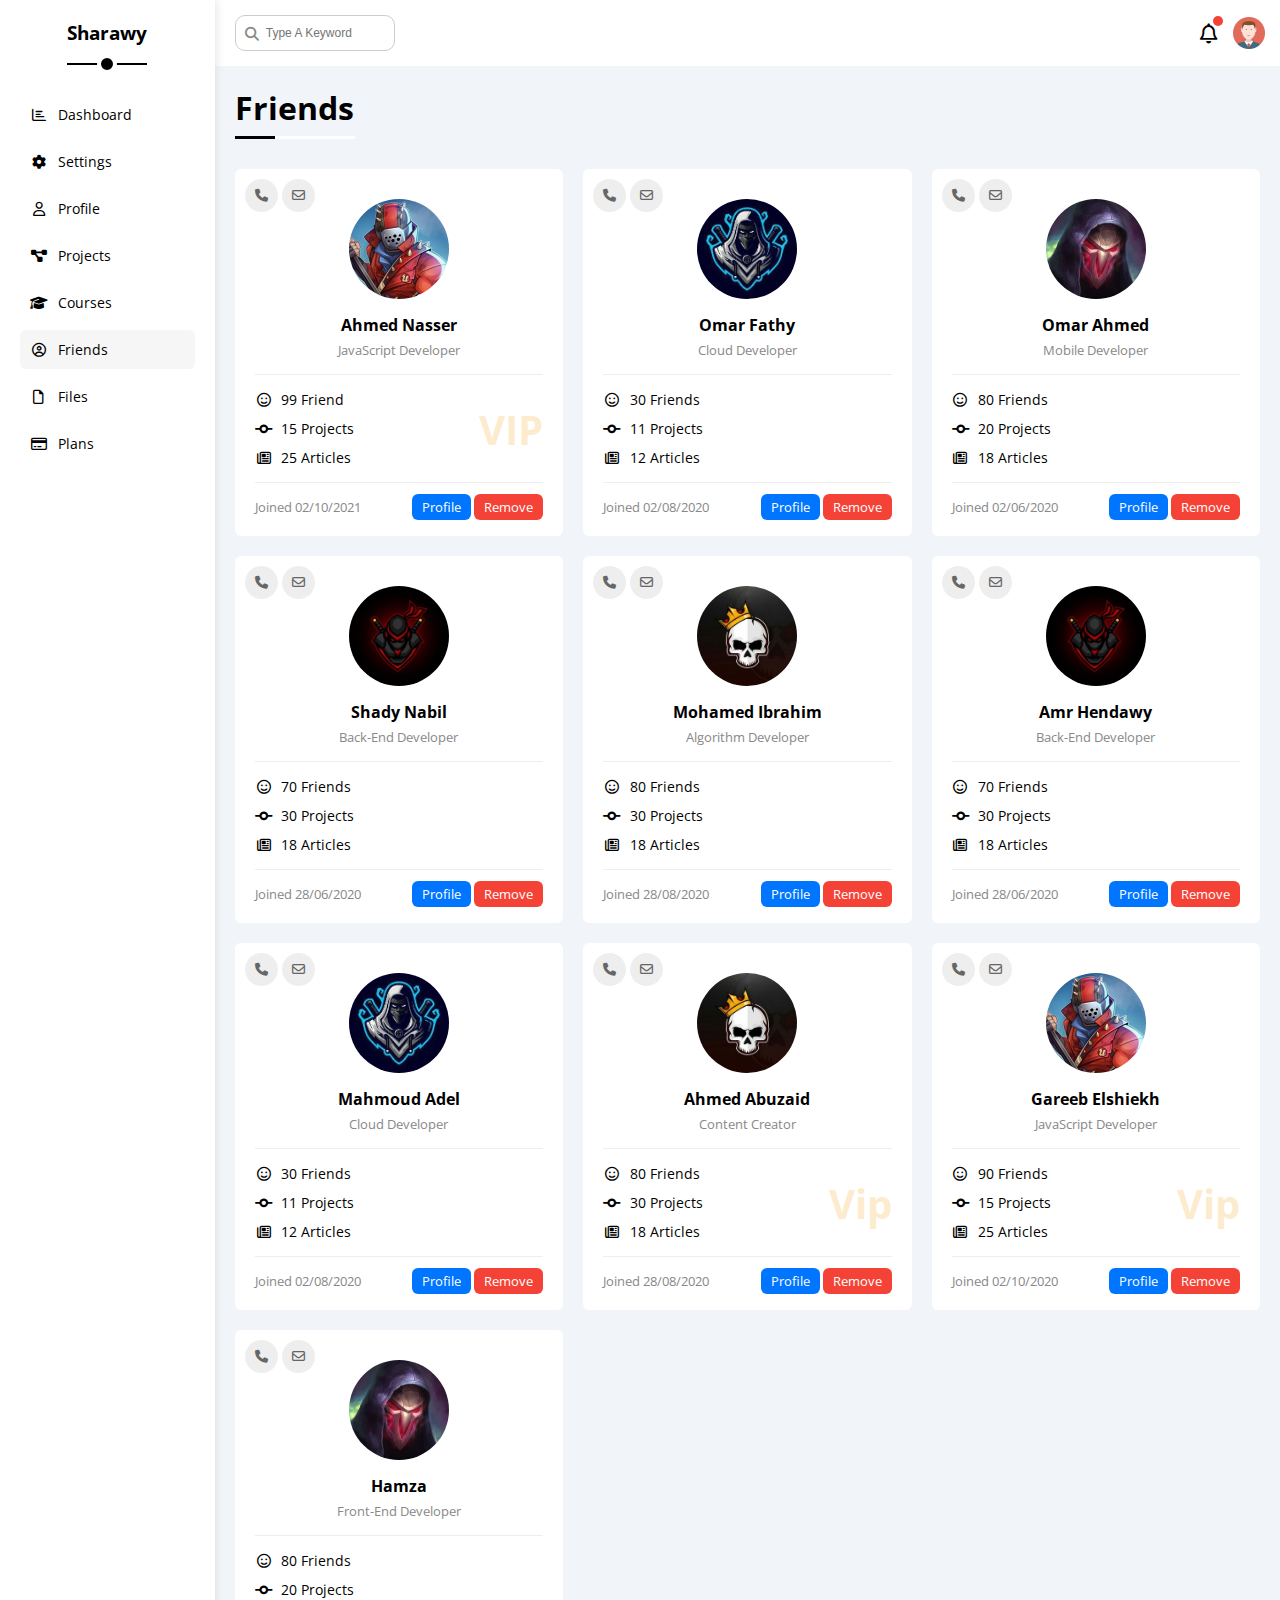
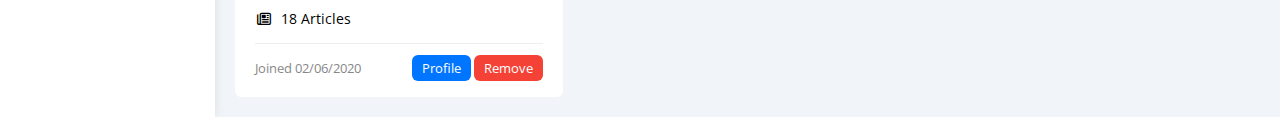
<file: friends.html>
<!DOCTYPE html>
<html lang="en">

<head>
    <meta charset="UTF-8">
    <meta name="viewport" content="width=device-width, initial-scale=1.0">
    <!-- <link rel="stylesheet" href="css/normalize.css"> -->
    <link rel="stylesheet" href="css/all.min.css">
    <link rel="stylesheet" href="css/framework.css">
    <!-- css file Override framework file => this step it make you dispense !important => beacuse inline style stroger than style in external file -->
    <link rel="stylesheet" href="css/master.css">
    <link rel="preconnect" href="https://fonts.googleapis.com" />
    <link rel="preconnect" href="https://fonts.gstatic.com" crossorigin />
    <link href="https://fonts.googleapis.com/css2?family=Open+Sans:wght@300;500&display=swap" rel="stylesheet" />
    <title>Friends</title>
</head>

<body>
    <div class="page d-flex ">
        <div class="sidebar bg-white p-20 p-relative">
            <h3 class="p-relative txt-c mt-0">Sharawy</h3>
            <ul class="p-0 list-none ">
                <li>
                    <a class=" d-flex align-center fs-14 c-black rad-6 p-10 " href="index.html">
                        <!-- fa-fw => class for fixed width -->
                        <i class="fa-regular fa-chart-bar fa-fw"></i>
                        <span>Dashboard</span>
                    </a>
                </li>
                <li>
                    <a class="  d-flex align-center fs-14 c-black rad-6 p-10" href="settings.html">
                        <i class="fa-solid fa-gear fa-fw"></i>
                        <span>Settings</span>
                    </a>
                </li>
                <li>
                    <a class=" d-flex align-center fs-14 c-black rad-6 p-10" href="profile.html">
                        <i class="fa-regular fa-user fa-fw"></i>
                        <span>Profile</span>
                    </a>
                </li>
                <li>
                    <a class="d-flex align-center fs-14 c-black rad-6 p-10" href="projects.html">
                        <i class="fa-solid fa-diagram-project fa-fw"></i>
                        <span>Projects</span>
                    </a>
                </li>
                <li>
                    <a class="   d-flex align-center fs-14 c-black rad-6 p-10" href="courses.html">
                        <i class="fa-solid fa-graduation-cap fa-fw"></i>
                        <span>Courses</span>
                    </a>
                </li>
                <li>
                    <a class=" active d-flex align-center fs-14 c-black rad-6 p-10" href="friends.html">
                        <i class="fa-regular fa-circle-user fa-fw"></i>
                        <span>Friends</span>
                    </a>
                </li>
                <li>
                    <a class="d-flex align-center fs-14 c-black rad-6 p-10" href="files.html">
                        <i class="fa-regular fa-file fa-fw"></i>
                        <span>Files</span>
                    </a>
                </li>
                <li>
                    <a class="d-flex align-center fs-14 c-black rad-6 p-10" href="plans.html">
                        <i class="fa-regular fa-credit-card fa-fw"></i>
                        <span>Plans</span>
                    </a>
                </li>
            </ul>
        </div>
        <div class="content w-full">
            <!-- Start Header -->
            <div class="head bg-white p-15 between-flex">
                <div class="search p-relative">
                    <input class="p-10" type="search" placeholder="Type A Keyword">
                </div>
                <div class="icons d-flex align-center">
                    <span class="notification p-relative">
                        <i class="fa-regular fa-bell fa-lg"></i>
                    </span>
                    <img src="imgs/avatar (1).png" alt="">
                </div>
            </div>
            <!-- End Header -->
            <h1 class="p-relative">Friends</h1>
            <div class="friends-page d-grid m-20 gap-20">
                <div class="friend bg-white rad-6 p-20 p-relative">
                    <div class="contact">
                        <i class="fa-solid fa-phone"></i>
                        <i class="fa-regular fa-envelope"></i>
                    </div>
                    <div class="txt-c">
                        <img class="rad-half mt-10 mb-10 w-100 h-100" src="imgs/friend-01.jpg" alt="">
                        <h4 class="m-0">Ahmed Nasser</h4>
                        <p class="c-grey fs-13 mt-5 mb-0">JavaScript Developer</p>
                    </div>
                    <div class="icons fs-14 p-relative">
                        <div class="mb-10">
                            <i class="fa-regular fa-face-smile fa-fw"></i>
                            <span>99 Friend</span>
                        </div>
                        <div class="mb-10">
                            <i class="fa-solid fa-code-commit fa-fw"></i>
                            <span>15 Projects</span>
                        </div>
                        <div>
                            <i class="fa-regular fa-newspaper fa-fw"></i>
                            <span>25 Articles</span>
                        </div>
                        <span class="vip fw-bold c-orange">VIP</span>
                    </div>
                    <div class="info between-flex fs-13">
                        <span class="c-grey">Joined 02/10/2021</span>
                        <div>
                            <a class="bg-blue c-white btn-shape" href="profile.html">Profile</a>
                            <a class="bg-red c-white btn-shape" href="#">Remove</a>
                        </div>
                    </div>
                </div>
                <div class="friend bg-white rad-6 p-20 p-relative">
                    <div class="contact">
                        <i class="fa-solid fa-phone"></i>
                        <i class="fa-regular fa-envelope"></i>
                    </div>
                    <div class="txt-c">
                        <img class="rad-half mt-10 mb-10 w-100 h-100" src="imgs/friend-02.jpg" alt="">
                        <h4 class="m-0">Omar Fathy</h4>
                        <p class="c-grey fs-13 mt-5 mb-0">Cloud Developer</p>
                    </div>
                    <div class="icons fs-14 p-relative">
                        <div class="mb-10">
                            <i class="fa-regular fa-face-smile fa-fw"></i>
                            <span>30 Friends</span>
                        </div>
                        <div class="mb-10">
                            <i class="fa-solid fa-code-commit fa-fw"></i>
                            <span>11 Projects</span>
                        </div>
                        <div>
                            <i class="fa-regular fa-newspaper fa-fw"></i>
                            <span>12 Articles</span>
                        </div>
                    </div>
                    <div class="info between-flex fs-13">
                        <span class="c-grey">Joined 02/08/2020</span>
                        <div>
                            <a class="bg-blue c-white btn-shape" href="profile.html">Profile</a>
                            <a class="bg-red c-white btn-shape" href="">Remove</a>
                        </div>
                    </div>
                </div>
                <div class="friend bg-white rad-6 p-20 p-relative">
                    <div class="contact">
                        <i class="fa-solid fa-phone"></i>
                        <i class="fa-regular fa-envelope"></i>
                    </div>
                    <div class="txt-c">
                        <img class="rad-half mt-10 mb-10 w-100 h-100" src="imgs/friend-03.jpg" alt="">
                        <h4 class="m-0">Omar Ahmed</h4>
                        <p class="c-grey fs-13 mt-5 mb-0">Mobile Developer</p>
                    </div>
                    <div class="icons fs-14 p-relative">
                        <div class="mb-10">
                            <i class="fa-regular fa-face-smile fa-fw"></i>
                            <span>80 Friends</span>
                        </div>
                        <div class="mb-10">
                            <i class="fa-solid fa-code-commit fa-fw"></i>
                            <span>20 Projects</span>
                        </div>
                        <div>
                            <i class="fa-regular fa-newspaper fa-fw"></i>
                            <span>18 Articles</span>
                        </div>
                    </div>
                    <div class="info between-flex fs-13">
                        <span class="c-grey">Joined 02/06/2020</span>
                        <div>
                            <a class="bg-blue c-white btn-shape" href="profile.html">Profile</a>
                            <a class="bg-red c-white btn-shape" href="">Remove</a>
                        </div>
                    </div>
                </div>
                <div class="friend bg-white rad-6 p-20 p-relative">
                    <div class="contact">
                        <i class="fa-solid fa-phone"></i>
                        <i class="fa-regular fa-envelope"></i>
                    </div>
                    <div class="txt-c">
                        <img class="rad-half mt-10 mb-10 w-100 h-100" src="imgs/friend-04.jpg" alt="">
                        <h4 class="m-0">Shady Nabil</h4>
                        <p class="c-grey fs-13 mt-5 mb-0">Back-End Developer</p>
                    </div>
                    <div class="icons fs-14 p-relative">
                        <div class="mb-10">
                            <i class="fa-regular fa-face-smile fa-fw"></i>
                            <span>70 Friends</span>
                        </div>
                        <div class="mb-10">
                            <i class="fa-solid fa-code-commit fa-fw"></i>
                            <span>30 Projects</span>
                        </div>
                        <div>
                            <i class="fa-regular fa-newspaper fa-fw"></i>
                            <span>18 Articles</span>
                        </div>
                    </div>
                    <div class="info between-flex fs-13">
                        <span class="c-grey">Joined 28/06/2020</span>
                        <div>
                            <a class="bg-blue c-white btn-shape" href="profile.html">Profile</a>
                            <a class="bg-red c-white btn-shape" href="">Remove</a>
                        </div>
                    </div>
                </div>
                <div class="friend bg-white rad-6 p-20 p-relative">
                    <div class="contact">
                        <i class="fa-solid fa-phone"></i>
                        <i class="fa-regular fa-envelope"></i>
                    </div>
                    <div class="txt-c">
                        <img class="rad-half mt-10 mb-10 w-100 h-100" src="imgs/friend-05.jpg" alt="">
                        <h4 class="m-0">Mohamed Ibrahim</h4>
                        <p class="c-grey fs-13 mt-5 mb-0">Algorithm Developer</p>
                    </div>
                    <div class="icons fs-14 p-relative">
                        <div class="mb-10">
                            <i class="fa-regular fa-face-smile fa-fw"></i>
                            <span>80 Friends</span>
                        </div>
                        <div class="mb-10">
                            <i class="fa-solid fa-code-commit fa-fw"></i>
                            <span>30 Projects</span>
                        </div>
                        <div>
                            <i class="fa-regular fa-newspaper fa-fw"></i>
                            <span>18 Articles</span>
                        </div>
                    </div>
                    <div class="info between-flex fs-13">
                        <span class="c-grey">Joined 28/08/2020</span>
                        <div>
                            <a class="bg-blue c-white btn-shape" href="profile.html">Profile</a>
                            <a class="bg-red c-white btn-shape" href="">Remove</a>
                        </div>
                    </div>
                </div>
                <div class="friend bg-white rad-6 p-20 p-relative">
                    <div class="contact">
                        <i class="fa-solid fa-phone"></i>
                        <i class="fa-regular fa-envelope"></i>
                    </div>
                    <div class="txt-c">
                        <img class="rad-half mt-10 mb-10 w-100 h-100" src="imgs/friend-04.jpg" alt="">
                        <h4 class="m-0">Amr Hendawy</h4>
                        <p class="c-grey fs-13 mt-5 mb-0">Back-End Developer</p>
                    </div>
                    <div class="icons fs-14 p-relative">
                        <div class="mb-10">
                            <i class="fa-regular fa-face-smile fa-fw"></i>
                            <span>70 Friends</span>
                        </div>
                        <div class="mb-10">
                            <i class="fa-solid fa-code-commit fa-fw"></i>
                            <span>30 Projects</span>
                        </div>
                        <div>
                            <i class="fa-regular fa-newspaper fa-fw"></i>
                            <span>18 Articles</span>
                        </div>
                    </div>
                    <div class="info between-flex fs-13">
                        <span class="c-grey">Joined 28/06/2020</span>
                        <div>
                            <a class="bg-blue c-white btn-shape" href="profile.html">Profile</a>
                            <a class="bg-red c-white btn-shape" href="">Remove</a>
                        </div>
                    </div>
                </div>
                <div class="friend bg-white rad-6 p-20 p-relative">
                    <div class="contact">
                        <i class="fa-solid fa-phone"></i>
                        <i class="fa-regular fa-envelope"></i>
                    </div>
                    <div class="txt-c">
                        <img class="rad-half mt-10 mb-10 w-100 h-100" src="imgs/friend-02.jpg" alt="">
                        <h4 class="m-0">Mahmoud Adel</h4>
                        <p class="c-grey fs-13 mt-5 mb-0">Cloud Developer</p>
                    </div>
                    <div class="icons fs-14 p-relative">
                        <div class="mb-10">
                            <i class="fa-regular fa-face-smile fa-fw"></i>
                            <span>30 Friends</span>
                        </div>
                        <div class="mb-10">
                            <i class="fa-solid fa-code-commit fa-fw"></i>
                            <span>11 Projects</span>
                        </div>
                        <div>
                            <i class="fa-regular fa-newspaper fa-fw"></i>
                            <span>12 Articles</span>
                        </div>
                    </div>
                    <div class="info between-flex fs-13">
                        <span class="c-grey">Joined 02/08/2020</span>
                        <div>
                            <a class="bg-blue c-white btn-shape" href="profile.html">Profile</a>
                            <a class="bg-red c-white btn-shape" href="">Remove</a>
                        </div>
                    </div>
                </div>
                <div class="friend bg-white rad-6 p-20 p-relative">
                    <div class="contact">
                        <i class="fa-solid fa-phone"></i>
                        <i class="fa-regular fa-envelope"></i>
                    </div>
                    <div class="txt-c">
                        <img class="rad-half mt-10 mb-10 w-100 h-100" src="imgs/friend-05.jpg" alt="">
                        <h4 class="m-0">Ahmed Abuzaid</h4>
                        <p class="c-grey fs-13 mt-5 mb-0">Content Creator</p>
                    </div>
                    <div class="icons fs-14 p-relative">
                        <div class="mb-10">
                            <i class="fa-regular fa-face-smile fa-fw"></i>
                            <span>80 Friends</span>
                        </div>
                        <div class="mb-10">
                            <i class="fa-solid fa-code-commit fa-fw"></i>
                            <span>30 Projects</span>
                        </div>
                        <div>
                            <i class="fa-regular fa-newspaper fa-fw"></i>
                            <span>18 Articles</span>
                        </div>
                        <span class="vip fw-bold c-orange">Vip</span>
                    </div>
                    <div class="info between-flex fs-13">
                        <span class="c-grey">Joined 28/08/2020</span>
                        <div>
                            <a class="bg-blue c-white btn-shape" href="profile.html">Profile</a>
                            <a class="bg-red c-white btn-shape" href="">Remove</a>
                        </div>
                    </div>
                </div>
                <div class="friend bg-white rad-6 p-20 p-relative">
                    <div class="contact">
                        <i class="fa-solid fa-phone"></i>
                        <i class="fa-regular fa-envelope"></i>
                    </div>
                    <div class="txt-c">
                        <img class="rad-half mt-10 mb-10 w-100 h-100" src="imgs/friend-01.jpg" alt="">
                        <h4 class="m-0">Gareeb Elshiekh</h4>
                        <p class="c-grey fs-13 mt-5 mb-0">JavaScript Developer</p>
                    </div>
                    <div class="icons fs-14 p-relative">
                        <div class="mb-10">
                            <i class="fa-regular fa-face-smile fa-fw"></i>
                            <span>90 Friends</span>
                        </div>
                        <div class="mb-10">
                            <i class="fa-solid fa-code-commit fa-fw"></i>
                            <span>15 Projects</span>
                        </div>
                        <div>
                            <i class="fa-regular fa-newspaper fa-fw"></i>
                            <span>25 Articles</span>
                        </div>
                        <span class="vip fw-bold c-orange">Vip</span>
                    </div>
                    <div class="info between-flex fs-13">
                        <span class="c-grey">Joined 02/10/2020</span>
                        <div>
                            <a class="bg-blue c-white btn-shape" href="profile.html">Profile</a>
                            <a class="bg-red c-white btn-shape" href="">Remove</a>
                        </div>
                    </div>
                </div>
                <div class="friend bg-white rad-6 p-20 p-relative">
                    <div class="contact">
                        <i class="fa-solid fa-phone"></i>
                        <i class="fa-regular fa-envelope"></i>
                    </div>
                    <div class="txt-c">
                        <img class="rad-half mt-10 mb-10 w-100 h-100" src="imgs/friend-03.jpg" alt="">
                        <h4 class="m-0">Hamza</h4>
                        <p class="c-grey fs-13 mt-5 mb-0">Front-End Developer</p>
                    </div>
                    <div class="icons fs-14 p-relative">
                        <div class="mb-10">
                            <i class="fa-regular fa-face-smile fa-fw"></i>
                            <span>80 Friends</span>
                        </div>
                        <div class="mb-10">
                            <i class="fa-solid fa-code-commit fa-fw"></i>
                            <span>20 Projects</span>
                        </div>
                        <div>
                            <i class="fa-regular fa-newspaper fa-fw"></i>
                            <span>18 Articles</span>
                        </div>
                    </div>
                    <div class="info between-flex fs-13">
                        <span class="c-grey">Joined 02/06/2020</span>
                        <div>
                            <a class="bg-blue c-white btn-shape" href="profile.html">Profile</a>
                            <a class="bg-red c-white btn-shape" href="">Remove</a>
                        </div>
                    </div>
                </div>
            </div>
        </div>
    </div>
</body>

</html>
</file>
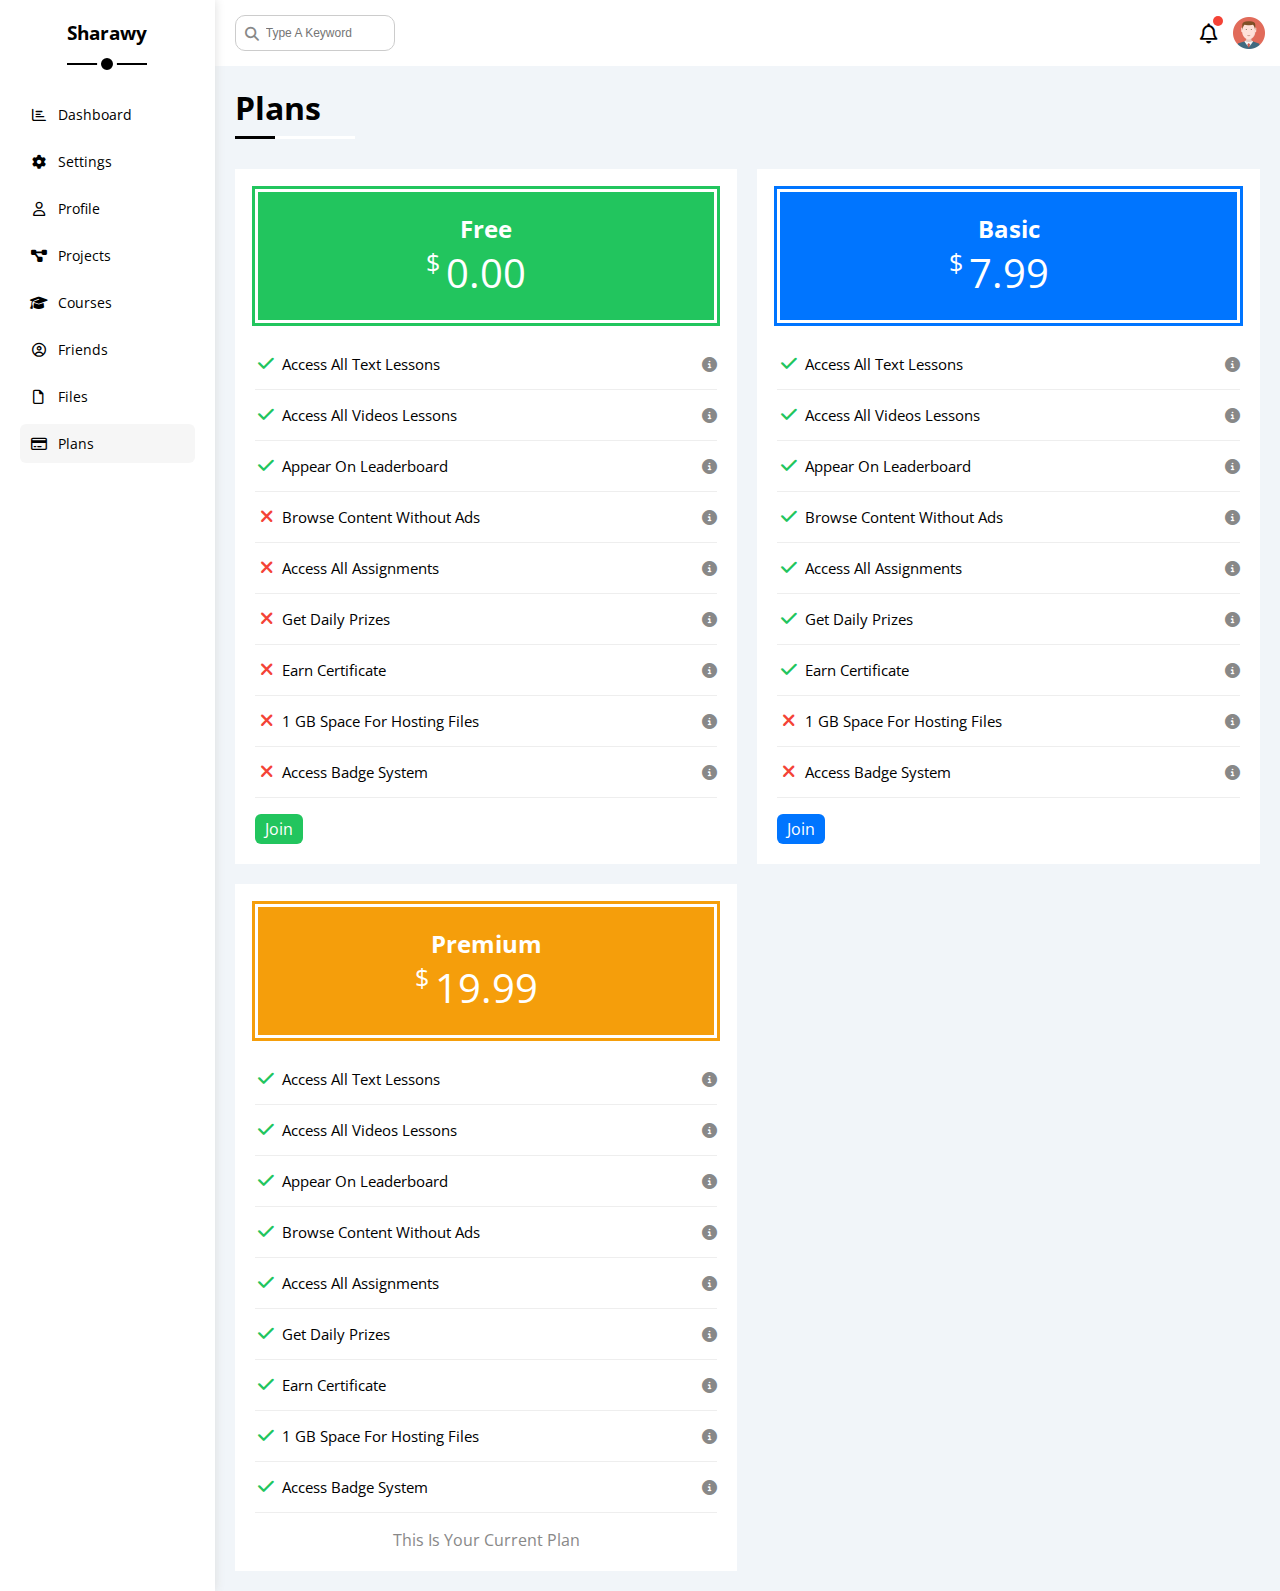
<file: plans.html>
<!-- to finde class ( Ctrl sheift F ) in all files -->


<!DOCTYPE html>
<html lang="en">

<head>
    <meta charset="UTF-8">
    <meta name="viewport" content="width=device-width, initial-scale=1.0">
    <!-- <link rel="stylesheet" href="css/normalize.css"> -->
    <link rel="stylesheet" href="css/all.min.css">
    <link rel="stylesheet" href="css/framework.css">
    <!-- css file Override framework file => this step it make you dispense !important => beacuse inline style stroger than style in external file -->
    <link rel="stylesheet" href="css/master.css">
    <link rel="preconnect" href="https://fonts.googleapis.com" />
    <link rel="preconnect" href="https://fonts.gstatic.com" crossorigin />
    <link href="https://fonts.googleapis.com/css2?family=Open+Sans:wght@300;500&display=swap" rel="stylesheet" />
    <title>Plans</title>
</head>

<body>
    <div class="page d-flex ">
        <div class="sidebar bg-white p-20 p-relative">
            <h3 class="p-relative txt-c mt-0">Sharawy</h3>
            <ul class="p-0 list-none ">
                <li>
                    <a class=" d-flex align-center fs-14 c-black rad-6 p-10 " href="index.html">
                        <!-- fa-fw => class for fixed width -->
                        <i class="fa-regular fa-chart-bar fa-fw"></i>
                        <span>Dashboard</span>
                    </a>
                </li>
                <li>
                    <a class="  d-flex align-center fs-14 c-black rad-6 p-10" href="settings.html">
                        <i class="fa-solid fa-gear fa-fw"></i>
                        <span>Settings</span>
                    </a>
                </li>
                <li>
                    <a class=" d-flex align-center fs-14 c-black rad-6 p-10" href="profile.html">
                        <i class="fa-regular fa-user fa-fw"></i>
                        <span>Profile</span>
                    </a>
                </li>
                <li>
                    <a class="d-flex align-center fs-14 c-black rad-6 p-10" href="projects.html">
                        <i class="fa-solid fa-diagram-project fa-fw"></i>
                        <span>Projects</span>
                    </a>
                </li>
                <li>
                    <a class="   d-flex align-center fs-14 c-black rad-6 p-10" href="courses.html">
                        <i class="fa-solid fa-graduation-cap fa-fw"></i>
                        <span>Courses</span>
                    </a>
                </li>
                <li>
                    <a class="  d-flex align-center fs-14 c-black rad-6 p-10" href="friends.html">
                        <i class="fa-regular fa-circle-user fa-fw"></i>
                        <span>Friends</span>
                    </a>
                </li>
                <li>
                    <a class=" d-flex align-center fs-14 c-black rad-6 p-10" href="files.html">
                        <i class="fa-regular fa-file fa-fw"></i>
                        <span>Files</span>
                    </a>
                </li>
                <li>
                    <a class="active d-flex align-center fs-14 c-black rad-6 p-10" href="plans.html">
                        <i class="fa-regular fa-credit-card fa-fw"></i>
                        <span>Plans</span>
                    </a>
                </li>
            </ul>
        </div>
        <div class="content w-full">
            <!-- Start Header -->
            <div class="head bg-white p-15 between-flex">
                <div class="search p-relative">
                    <input class="p-10" type="search" placeholder="Type A Keyword">
                </div>
                <div class="icons d-flex align-center">
                    <span class="notification p-relative">
                        <i class="fa-regular fa-bell fa-lg"></i>
                    </span>
                    <img src="imgs/avatar (1).png" alt="">
                </div>
            </div>
            <!-- End Header -->
            <h1 class="p-relative">Plans</h1>
            <div class="plans-page d-grid m-20 gap-20">
                <div class="plan green bg-white p-20">
                    <div class="top bg-green txt-c p-20">
                        <h2 class="m-0 c-white">Free</h2>
                        <div class="price c-white"><span>$</span>0.00</div>
                    </div>
                    <ul class="list-none p-0 ">
                        <li>
                            <i class="fa-solid fa-check fa-fw yes"></i>
                            <span>Access All Text Lessons</span>
                            <i class="fa-solid fa-circle-info help"></i>
                        </li>
                        <li>
                            <i class="fa-solid fa-check fa-fw yes"></i>
                            <span>Access All Videos Lessons</span>
                            <i class="fa-solid fa-circle-info help"></i>
                        </li>
                        <li>
                            <i class="fa-solid fa-check fa-fw yes"></i>
                            <span>Appear On Leaderboard</span>
                            <i class="fa-solid fa-circle-info help"></i>
                        </li>
                        <li>
                            <i class="fa-solid fa-xmark fa-fw"></i>
                            <span>Browse Content Without Ads</span>
                            <i class="fa-solid fa-circle-info help"></i>
                        </li>
                        <li>
                            <i class="fa-solid fa-xmark fa-fw"></i>
                            <span>Access All Assignments</span>
                            <i class="fa-solid fa-circle-info help"></i>
                        </li>
                        <li>
                            <i class="fa-solid fa-xmark fa-fw"></i>
                            <span>Get Daily Prizes</span>
                            <i class="fa-solid fa-circle-info help"></i>
                        </li>
                        <li>
                            <i class="fa-solid fa-xmark fa-fw"></i>
                            <span>Earn Certificate</span>
                            <i class="fa-solid fa-circle-info help"></i>
                        </li>
                        <li>
                            <i class="fa-solid fa-xmark fa-fw"></i>
                            <span>1 GB Space For Hosting Files</span>
                            <i class="fa-solid fa-circle-info help"></i>
                        </li>
                        <li>
                            <i class="fa-solid fa-xmark fa-fw"></i>
                            <span>Access Badge System</span>
                            <i class="fa-solid fa-circle-info help"></i>
                        </li>
                    </ul>
                    <a href="#" class="btn-shape bg-green c-white d-block w-fit">Join</a>
                </div>
                <!-- Start Plan -->
                <div class="plan blue bg-white p-20">
                    <div class="top bg-blue txt-c p-20">
                        <h2 class="m-0 c-white">Basic</h2>
                        <div class="price c-white"><span>$</span>7.99</div>
                    </div>
                    <ul class="list-none p-0">
                        <li>
                            <i class="fa-solid fa-check fa-fw yes"></i>
                            <span>Access All Text Lessons</span>
                            <i class="fa-solid fa-circle-info help"></i>
                        </li>
                        <li>
                            <i class="fa-solid fa-check fa-fw yes"></i>
                            <span>Access All Videos Lessons</span>
                            <i class="fa-solid fa-circle-info help"></i>
                        </li>
                        <li>
                            <i class="fa-solid fa-check fa-fw yes"></i>
                            <span>Appear On Leaderboard</span>
                            <i class="fa-solid fa-circle-info help"></i>
                        </li>
                        <li>
                            <i class="fa-solid fa-check fa-fw yes"></i>
                            <span>Browse Content Without Ads</span>
                            <i class="fa-solid fa-circle-info help"></i>
                        </li>
                        <li>
                            <i class="fa-solid fa-check fa-fw yes"></i>
                            <span>Access All Assignments</span>
                            <i class="fa-solid fa-circle-info help"></i>
                        </li>
                        <li>
                            <i class="fa-solid fa-check fa-fw yes"></i>
                            <span>Get Daily Prizes</span>
                            <i class="fa-solid fa-circle-info help"></i>
                        </li>
                        <li>
                            <i class="fa-solid fa-check fa-fw yes"></i>
                            <span>Earn Certificate</span>
                            <i class="fa-solid fa-circle-info help"></i>
                        </li>
                        <li>
                            <i class="fa-solid fa-xmark fa-fw"></i>
                            <span>1 GB Space For Hosting Files</span>
                            <i class="fa-solid fa-circle-info help"></i>
                        </li>
                        <li>
                            <i class="fa-solid fa-xmark fa-fw"></i>
                            <span>Access Badge System</span>
                            <i class="fa-solid fa-circle-info help"></i>
                        </li>
                    </ul>
                    <a href="#" class="btn-shape bg-blue c-white d-block w-fit">Join</a>
                </div>
                <!-- End Plan -->
                <!-- Start Plan -->
                <div class="plan orange bg-white p-20">
                    <div class="top bg-orange txt-c p-20">
                        <h2 class="m-0 c-white">Premium</h2>
                        <div class="price c-white"><span>$</span>19.99</div>
                    </div>
                    <ul class="list-none p-0">
                        <li>
                            <i class="fa-solid fa-check fa-fw yes"></i>
                            <span>Access All Text Lessons</span>
                            <i class="fa-solid fa-circle-info help"></i>
                        </li>
                        <li>
                            <i class="fa-solid fa-check fa-fw yes"></i>
                            <span>Access All Videos Lessons</span>
                            <i class="fa-solid fa-circle-info help"></i>
                        </li>
                        <li>
                            <i class="fa-solid fa-check fa-fw yes"></i>
                            <span>Appear On Leaderboard</span>
                            <i class="fa-solid fa-circle-info help"></i>
                        </li>
                        <li>
                            <i class="fa-solid fa-check fa-fw yes"></i>
                            <span>Browse Content Without Ads</span>
                            <i class="fa-solid fa-circle-info help"></i>
                        </li>
                        <li>
                            <i class="fa-solid fa-check fa-fw yes"></i>
                            <span>Access All Assignments</span>
                            <i class="fa-solid fa-circle-info help"></i>
                        </li>
                        <li>
                            <i class="fa-solid fa-check fa-fw yes"></i>
                            <span>Get Daily Prizes</span>
                            <i class="fa-solid fa-circle-info help"></i>
                        </li>
                        <li>
                            <i class="fa-solid fa-check fa-fw yes"></i>
                            <span>Earn Certificate</span>
                            <i class="fa-solid fa-circle-info help"></i>
                        </li>
                        <li>
                            <i class="fa-solid fa-check fa-fw yes"></i>
                            <span>1 GB Space For Hosting Files</span>
                            <i class="fa-solid fa-circle-info help"></i>
                        </li>
                        <li>
                            <i class="fa-solid fa-check fa-fw yes"></i>
                            <span>Access Badge System</span>
                            <i class="fa-solid fa-circle-info help"></i>
                        </li>
                    </ul>
                    <p class="c-grey m-0 txt-c">This Is Your Current Plan</p>
                </div>
                <!-- End Plan -->
            </div>
        </div>
    </div>
</body>

</html>
</file>
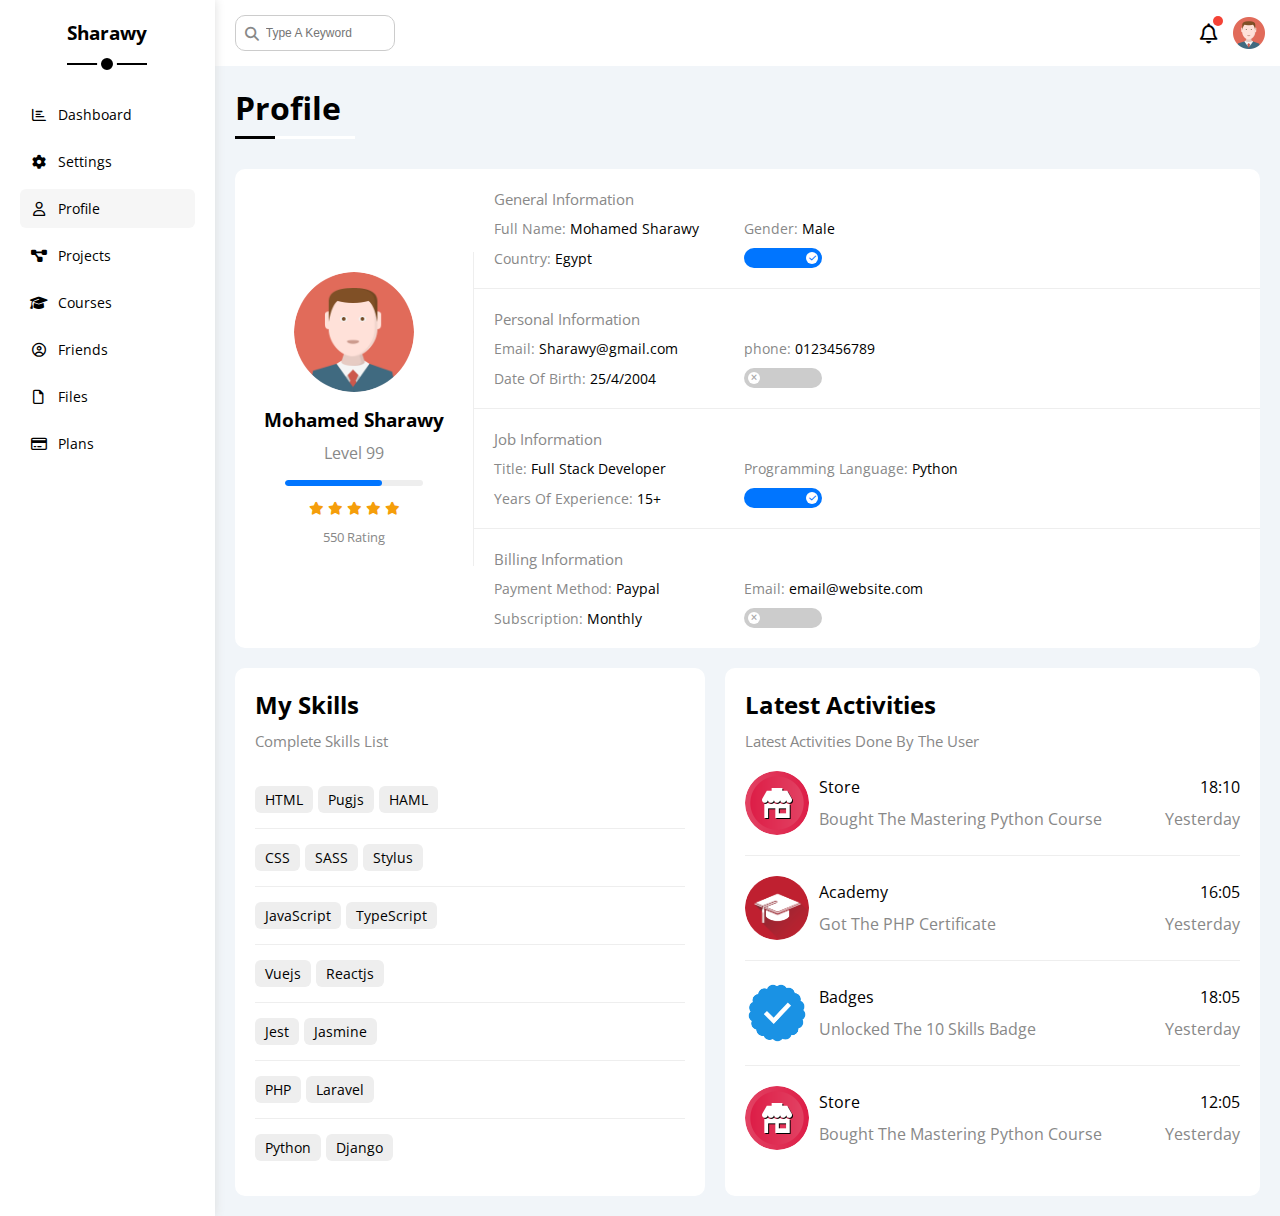
<file: profile.html>
<!DOCTYPE html>
<html lang="en">

<head>
    <meta charset="UTF-8">
    <meta name="viewport" content="width=device-width, initial-scale=1.0">
    <!-- <link rel="stylesheet" href="css/normalize.css"> -->
    <link rel="stylesheet" href="css/all.min.css">
    <link rel="stylesheet" href="css/framework.css">
    <!-- css file Override framework file => this step it make you dispense !important => beacuse inline style stroger than style in external file -->
    <link rel="stylesheet" href="css/master.css">
    <link rel="preconnect" href="https://fonts.googleapis.com" />
    <link rel="preconnect" href="https://fonts.gstatic.com" crossorigin />
    <link href="https://fonts.googleapis.com/css2?family=Open+Sans:wght@300;500&display=swap" rel="stylesheet" />
    <title>Profile</title>
</head>

<body>
    <div class="page d-flex ">
        <div class="sidebar bg-white p-20 p-relative">
            <h3 class="p-relative txt-c mt-0">Sharawy</h3>
            <ul class="p-0 list-none ">
                <li>
                    <a class=" d-flex align-center fs-14 c-black rad-6 p-10 " href="index.html">
                        <!-- fa-fw => class for fixed width -->
                        <i class="fa-regular fa-chart-bar fa-fw"></i>
                        <span>Dashboard</span>
                    </a>
                </li>
                <li>
                    <a class="  d-flex align-center fs-14 c-black rad-6 p-10" href="settings.html">
                        <i class="fa-solid fa-gear fa-fw"></i>
                        <span>Settings</span>
                    </a>
                </li>
                <li>
                    <a class="active d-flex align-center fs-14 c-black rad-6 p-10" href="profile.html">
                        <i class="fa-regular fa-user fa-fw"></i>
                        <span>Profile</span>
                    </a>
                </li>
                <li>
                    <a class="d-flex align-center fs-14 c-black rad-6 p-10" href="projects.html">
                        <i class="fa-solid fa-diagram-project fa-fw"></i>
                        <span>Projects</span>
                    </a>
                </li>
                <li>
                    <a class="d-flex align-center fs-14 c-black rad-6 p-10" href="courses.html">
                        <i class="fa-solid fa-graduation-cap fa-fw"></i>
                        <span>Courses</span>
                    </a>
                </li>
                <li>
                    <a class="d-flex align-center fs-14 c-black rad-6 p-10" href="friends.html">
                        <i class="fa-regular fa-circle-user fa-fw"></i>
                        <span>Friends</span>
                    </a>
                </li>
                <li>
                    <a class="d-flex align-center fs-14 c-black rad-6 p-10" href="files.html">
                        <i class="fa-regular fa-file fa-fw"></i>
                        <span>Files</span>
                    </a>
                </li>
                <li>
                    <a class="d-flex align-center fs-14 c-black rad-6 p-10" href="plans.html">
                        <i class="fa-regular fa-credit-card fa-fw"></i>
                        <span>Plans</span>
                    </a>
                </li>
            </ul>
        </div>
        <div class="content w-full">
            <!-- Start Header -->
            <div class="head bg-white p-15 between-flex">
                <div class="search p-relative">
                    <input class="p-10" type="search" placeholder="Type A Keyword">
                </div>
                <div class="icons d-flex align-center">
                    <span class="notification p-relative">
                        <i class="fa-regular fa-bell fa-lg"></i>
                    </span>
                    <img src="imgs/avatar (1).png" alt="">
                </div>
            </div>
            <!-- End Header -->
            <h1 class="p-relative">Profile</h1>
            <div class="profile-page m-20">
                <!-- Start overview box -->
                <div class="overview bg-white rad-10 d-flex align-center">
                    <div class="avatar-box txt-c p-20">
                        <img class="mb-10 rad-half " src="imgs/avatar (1).png" alt="">
                        <h3 class="m-0 ">Mohamed Sharawy</h3>
                        <p class="c-grey mt-10">Level 99</p>
                        <div class="level rad-6 bg-eee p-relative">
                            <span style="width: 70%;"></span>
                        </div>
                        <div class="rating mt-10 mb-10">
                            <i class="fa-solid fa-star c-orange fs-13"></i>
                            <i class="fa-solid fa-star c-orange fs-13"></i>
                            <i class="fa-solid fa-star c-orange fs-13"></i>
                            <i class="fa-solid fa-star c-orange fs-13"></i>
                            <i class="fa-solid fa-star c-orange fs-13"></i>
                        </div>
                        <p class="c-grey m-0 fs-13">550 Rating</p>
                    </div>
                    <div class="info-box w-full txt-c-mobile">
                        <!-- Start Information Rows -->
                        <div class="box p-20 d-flex align-center ">
                            <h4 class="c-grey fs-15 m-0 w-full">General Information</h4>
                            <div class="fs-14">
                                <span class="c-grey">Full Name:</span>
                                <span>Mohamed Sharawy</span>
                            </div>
                            <div class="fs-14">
                                <span class="c-grey">Gender:</span>
                                <span>Male</span>
                            </div>
                            <div class="fs-14">
                                <span class="c-grey">Country:</span>
                                <span>Egypt</span>
                            </div>
                            <div class="fs-14">
                                <label>
                                    <input class="toggle-checkbox" type="checkbox" checked="">
                                    <div class="toggle-switch"></div>
                                </label>
                            </div>
                        </div>
                        <div class="box p-20 d-flex align-center ">
                            <h4 class="c-grey fs-15 m-0 w-full">Personal Information</h4>
                            <div class="fs-14">
                                <span class="c-grey">Email:</span>
                                <span>Sharawy@gmail.com</span>
                            </div>
                            <div class="fs-14">
                                <span class="c-grey">phone:</span>
                                <span>0123456789</span>
                            </div>
                            <div class="fs-14">
                                <span class="c-grey">Date Of Birth:</span>
                                <span>25/4/2004</span>
                            </div>
                            <div class="fs-14">
                                <label>
                                    <input class="toggle-checkbox" type="checkbox">
                                    <div class="toggle-switch"></div>
                                </label>
                            </div>
                        </div>
                        <div class="box p-20 d-flex align-center ">
                            <h4 class="c-grey fs-15 m-0 w-full">Job Information</h4>
                            <div class="fs-14">
                                <span class="c-grey">Title:</span>
                                <span>Full Stack Developer</span>
                            </div>
                            <div class="fs-14">
                                <span class="c-grey">
                                    Programming Language:</span>
                                <span>Python</span>
                            </div>
                            <div class="fs-14">
                                <span class="c-grey">Years Of Experience:</span>
                                <span>15+</span>
                            </div>
                            <div class="fs-14">
                                <label>
                                    <input class="toggle-checkbox" type="checkbox" checked>
                                    <div class="toggle-switch"></div>
                                </label>
                            </div>
                        </div>
                        <div class="box p-20 d-flex align-center ">
                            <h4 class="c-grey fs-15 m-0 w-full">Billing Information</h4>
                            <div class="fs-14">
                                <span class="c-grey">Payment Method:</span>
                                <span>Paypal</span>
                            </div>
                            <div class="fs-14">
                                <span class="c-grey">Email:</span>
                                <span>email@website.com</span>
                            </div>
                            <div class="fs-14">
                                <span class="c-grey">Subscription:</span>
                                <span>Monthly</span>
                            </div>
                            <div class="fs-14">
                                <label>
                                    <input class="toggle-checkbox" type="checkbox">
                                    <div class="toggle-switch"></div>
                                </label>
                            </div>
                        </div>
                        <!-- End Information Rows -->
                    </div>
                </div>
                <!-- End overview box -->
                <!-- Start other Data -->
                <div class="other-data d-flex gap-20">
                    <div class="skills-card p-20 bg-white rad-10 mt-20">
                        <h2 class="m-0 mb-10">My Skills</h2>
                        <p class="mt-0 mb-20 c-grey fs-15">Complete Skills List</p>
                        <ul class="m-0 list-none p-0 txt-c-mobile">
                            <li><span>HTML</span><span>Pugjs</span><span>HAML</span></li>
                            <li><span>CSS</span><span>SASS</span><span>Stylus</span></li>
                            <li><span>JavaScript</span><span>TypeScript</span></li>
                            <li><span>Vuejs</span><span>Reactjs</span></li>
                            <li><span>Jest</span><span>Jasmine</span></li>
                            <li><span>PHP</span><span>Laravel</span></li>
                            <li><span>Python</span><span>Django</span></li>
                        </ul>
                    </div>
                    <div class="activities p-20 bg-white rad-10 mt-20">
                        <h2 class="m-0 mb-10">Latest Activities</h2>
                        <p class="mt-0 mb-20 c-grey fs-15">Latest Activities Done By The User</p>
                        <div class="activity d-flex align-center txt-c-mobile">
                            <img src="imgs/activity-01.png" alt="">
                            <div class="info">
                                <span class="d-block mb-10">Store</span>
                                <span class="c-grey">Bought The Mastering Python Course</span>
                            </div>
                            <div class="date">
                                <span class="d-block mb-10">18:10</span>
                                <span class="c-grey">Yesterday</span>
                            </div>
                        </div>
                        <div class="activity d-flex align-center txt-c-mobile">
                            <img src="imgs/activity-02.png" alt="">
                            <div class="info">
                                <span class="d-block mb-10">Academy</span>
                                <span class="c-grey">Got The PHP Certificate</span>
                            </div>
                            <div class="date">
                                <span class="d-block mb-10">16:05</span>
                                <span class="c-grey">Yesterday</span>
                            </div>
                        </div>
                        <div class="activity d-flex align-center txt-c-mobile">
                            <img src="imgs/activity-03.png" alt="">
                            <div class="info">
                                <span class="d-block mb-10">Badges</span>
                                <span class="c-grey">Unlocked The 10 Skills Badge</span>
                            </div>
                            <div class="date">
                                <span class="d-block mb-10">18:05</span>
                                <span class="c-grey">Yesterday</span>
                            </div>
                        </div>
                        <div class="activity d-flex align-center txt-c-mobile">
                            <img src="imgs/activity-01.png" alt="">
                            <div class="info">
                                <span class="d-block mb-10">Store</span>
                                <span class="c-grey">Bought The Mastering Python Course</span>
                            </div>
                            <div class="date">
                                <span class="d-block mb-10">12:05</span>
                                <span class="c-grey">Yesterday</span>
                            </div>
                        </div>
                    </div>
                </div>
                <!-- End other Data -->
            </div>
        </div>
    </div>
</body>

</html>
</file>
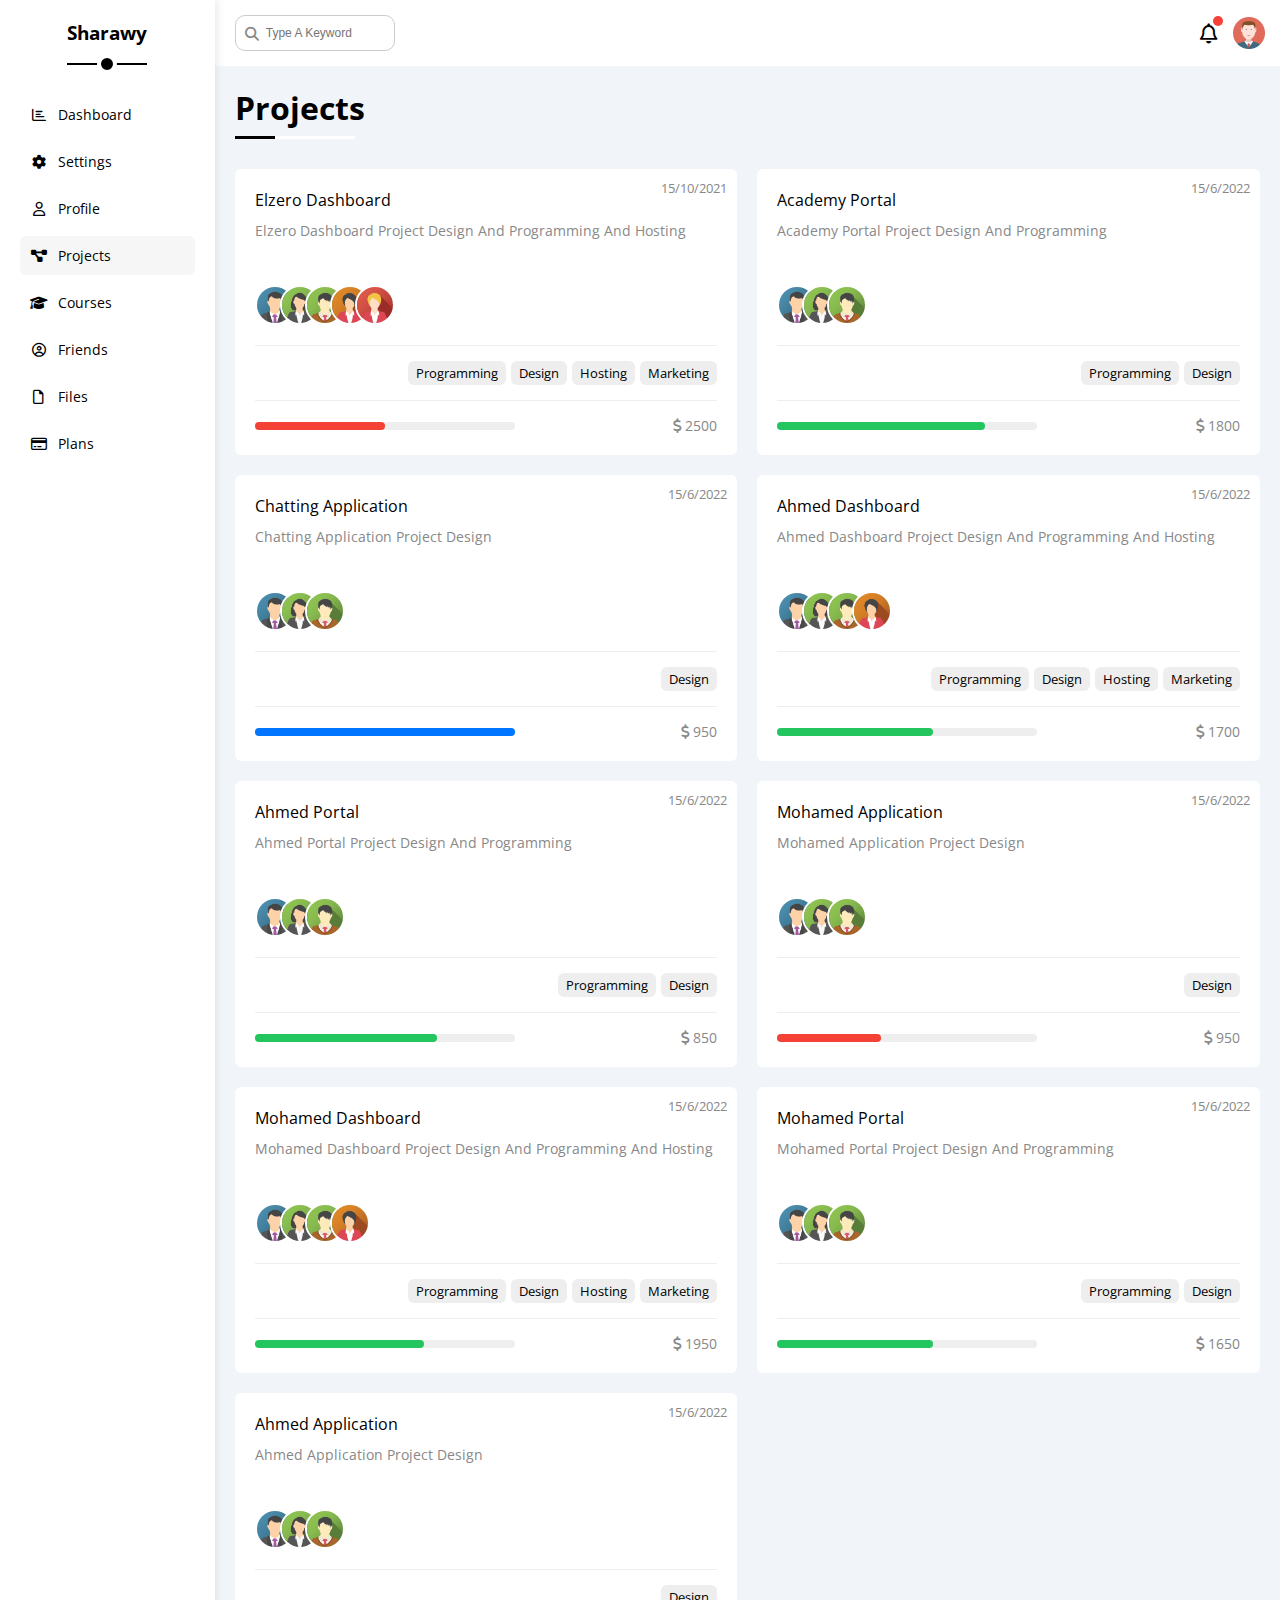
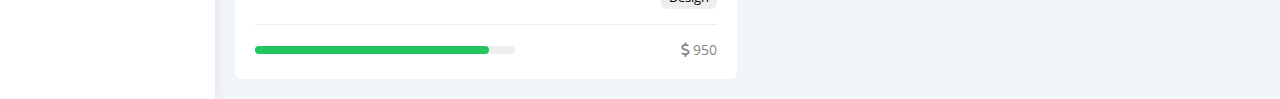
<file: projects.html>
<!DOCTYPE html>
<html lang="en">

<head>
    <meta charset="UTF-8">
    <meta name="viewport" content="width=device-width, initial-scale=1.0">
    <!-- <link rel="stylesheet" href="css/normalize.css"> -->
    <link rel="stylesheet" href="css/all.min.css">
    <link rel="stylesheet" href="css/framework.css">
    <!-- css file Override framework file => this step it make you dispense !important => beacuse inline style stroger than style in external file -->
    <link rel="stylesheet" href="css/master.css">
    <link rel="preconnect" href="https://fonts.googleapis.com" />
    <link rel="preconnect" href="https://fonts.gstatic.com" crossorigin />
    <link href="https://fonts.googleapis.com/css2?family=Open+Sans:wght@300;500&display=swap" rel="stylesheet" />
    <title>Projects</title>
</head>

<body>
    <div class="page d-flex ">
        <div class="sidebar bg-white p-20 p-relative">
            <h3 class="p-relative txt-c mt-0">Sharawy</h3>
            <ul class="p-0 list-none ">
                <li>
                    <a class=" d-flex align-center fs-14 c-black rad-6 p-10 " href="index.html">
                        <!-- fa-fw => class for fixed width -->
                        <i class="fa-regular fa-chart-bar fa-fw"></i>
                        <span>Dashboard</span>
                    </a>
                </li>
                <li>
                    <a class="  d-flex align-center fs-14 c-black rad-6 p-10" href="settings.html">
                        <i class="fa-solid fa-gear fa-fw"></i>
                        <span>Settings</span>
                    </a>
                </li>
                <li>
                    <a class=" d-flex align-center fs-14 c-black rad-6 p-10" href="profile.html">
                        <i class="fa-regular fa-user fa-fw"></i>
                        <span>Profile</span>
                    </a>
                </li>
                <li>
                    <a class="active d-flex align-center fs-14 c-black rad-6 p-10" href="projects.html">
                        <i class="fa-solid fa-diagram-project fa-fw"></i>
                        <span>Projects</span>
                    </a>
                </li>
                <li>
                    <a class="d-flex align-center fs-14 c-black rad-6 p-10" href="courses.html">
                        <i class="fa-solid fa-graduation-cap fa-fw"></i>
                        <span>Courses</span>
                    </a>
                </li>
                <li>
                    <a class="d-flex align-center fs-14 c-black rad-6 p-10" href="friends.html">
                        <i class="fa-regular fa-circle-user fa-fw"></i>
                        <span>Friends</span>
                    </a>
                </li>
                <li>
                    <a class="d-flex align-center fs-14 c-black rad-6 p-10" href="files.html">
                        <i class="fa-regular fa-file fa-fw"></i>
                        <span>Files</span>
                    </a>
                </li>
                <li>
                    <a class="d-flex align-center fs-14 c-black rad-6 p-10" href="plans.html">
                        <i class="fa-regular fa-credit-card fa-fw"></i>
                        <span>Plans</span>
                    </a>
                </li>
            </ul>
        </div>
        <div class="content w-full">
            <!-- Start Header -->
            <div class="head bg-white p-15 between-flex">
                <div class="search p-relative">
                    <input class="p-10" type="search" placeholder="Type A Keyword">
                </div>
                <div class="icons d-flex align-center">
                    <span class="notification p-relative">
                        <i class="fa-regular fa-bell fa-lg"></i>
                    </span>
                    <img src="imgs/avatar (1).png" alt="">
                </div>
            </div>
            <!-- End Header -->
            <h1 class="p-relative">Projects</h1>
            <div class="projects-page d-grid m-20 gap-20">
                <div class="project bg-white p-20 rad-6 p-relative">
                    <span class="date fs-13 c-grey">15/10/2021</span>
                    <h4 class="m-0">Elzero Dashboard</h4>
                    <p class="c-grey mt-10 mb-10 fs-14">Elzero Dashboard Project Design And Programming And Hosting</p>
                    <div class="team">
                        <a href="#"><img src="imgs/team-01.png" alt=""></a>
                        <a href="#"><img src="imgs/team-02.png" alt=""></a>
                        <a href="#"><img src="imgs/team-03.png" alt=""></a>
                        <a href="#"><img src="imgs/team-04.png" alt=""></a>
                        <a href="#"><img src="imgs/team-05.png" alt=""></a>
                    </div>
                    <div class="do d-flex">
                        <span class="fs-13 rad-6 bg-eee">Programming</span>
                        <span class="fs-13 rad-6 bg-eee">Design</span>
                        <span class="fs-13 rad-6 bg-eee">Hosting</span>
                        <span class="fs-13 rad-6 bg-eee">Marketing</span>
                    </div>
                    <div class="info between-flex">
                        <div class="prog bg-eee">
                            <span class="bg-red" style="width: 50%"></span>
                        </div>
                        <div class="fs-14 c-grey">
                            <i class="fa-solid fa-dollar-sign"></i>
                            2500
                        </div>
                    </div>
                </div>
                <div class="project bg-white p-20 rad-6 p-relative">
                    <span class="date fs-13 c-grey">15/6/2022</span>
                    <h4 class="m-0">Academy Portal</h4>
                    <p class="c-grey mt-10 mb-10 fs-14">Academy Portal Project Design And Programming</p>
                    <div class="team">
                        <a href="#"><img src="imgs/team-01.png" alt=""></a>
                        <a href="#"><img src="imgs/team-02.png" alt=""></a>
                        <a href="#"><img src="imgs/team-03.png" alt=""></a>
                    </div>
                    <div class="do d-flex">
                        <span class="fs-13 rad-6 bg-eee">Programming</span>
                        <span class="fs-13 rad-6 bg-eee">Design</span>
                    </div>
                    <div class="info between-flex">
                        <div class="prog bg-eee">
                            <span class="bg-green" style="width: 80%"></span>
                        </div>
                        <div class="fs-14 c-grey">
                            <i class="fa-solid fa-dollar-sign"></i>
                            1800
                        </div>
                    </div>
                </div>
                <div class="project bg-white p-20 rad-6 p-relative">
                    <span class="date fs-13 c-grey">15/6/2022</span>
                    <h4 class="m-0">Chatting Application</h4>
                    <p class="c-grey mt-10 mb-10 fs-14">Chatting Application Project Design</p>
                    <div class="team">
                        <a href="#"><img src="imgs/team-01.png" alt=""></a>
                        <a href="#"><img src="imgs/team-02.png" alt=""></a>
                        <a href="#"><img src="imgs/team-03.png" alt=""></a>
                    </div>
                    <div class="do d-flex">
                        <span class="fs-13 rad-6 bg-eee">Design</span>
                    </div>
                    <div class="info between-flex">
                        <div class="prog bg-eee">
                            <span class="bg-blue" style="width: 100%"></span>
                        </div>
                        <div class="fs-14 c-grey">
                            <i class="fa-solid fa-dollar-sign"></i>
                            950
                        </div>
                    </div>
                </div>
                <div class="project bg-white p-20 rad-6 p-relative">
                    <span class="date fs-13 c-grey">15/6/2022</span>
                    <h4 class="m-0">Ahmed Dashboard</h4>
                    <p class="c-grey mt-10 mb-10 fs-14">Ahmed Dashboard Project Design And Programming And Hosting</p>
                    <div class="team">
                        <a href="#"><img src="imgs/team-01.png" alt=""></a>
                        <a href="#"><img src="imgs/team-02.png" alt=""></a>
                        <a href="#"><img src="imgs/team-03.png" alt=""></a>
                        <a href="#"><img src="imgs/team-04.png" alt=""></a>
                    </div>
                    <div class="do d-flex">
                        <span class="fs-13 rad-6 bg-eee">Programming</span>
                        <span class="fs-13 rad-6 bg-eee">Design</span>
                        <span class="fs-13 rad-6 bg-eee">Hosting</span>
                        <span class="fs-13 rad-6 bg-eee">Marketing</span>
                    </div>
                    <div class="info between-flex">
                        <div class="prog bg-eee">
                            <span class="bg-green" style="width: 60%"></span>
                        </div>
                        <div class="fs-14 c-grey">
                            <i class="fa-solid fa-dollar-sign"></i>
                            1700
                        </div>
                    </div>
                </div>
                <div class="project bg-white p-20 rad-6 p-relative">
                    <span class="date fs-13 c-grey">15/6/2022</span>
                    <h4 class="m-0">Ahmed Portal</h4>
                    <p class="c-grey mt-10 mb-10 fs-14">Ahmed Portal Project Design And Programming</p>
                    <div class="team">
                        <a href="#"><img src="imgs/team-01.png" alt=""></a>
                        <a href="#"><img src="imgs/team-02.png" alt=""></a>
                        <a href="#"><img src="imgs/team-03.png" alt=""></a>
                    </div>
                    <div class="do d-flex">
                        <span class="fs-13 rad-6 bg-eee">Programming</span>
                        <span class="fs-13 rad-6 bg-eee">Design</span>
                    </div>
                    <div class="info between-flex">
                        <div class="prog bg-eee">
                            <span class="bg-green" style="width: 70%"></span>
                        </div>
                        <div class="fs-14 c-grey">
                            <i class="fa-solid fa-dollar-sign"></i>
                            850
                        </div>
                    </div>
                </div>
                <div class="project bg-white p-20 rad-6 p-relative">
                    <span class="date fs-13 c-grey">15/6/2022</span>
                    <h4 class="m-0">Mohamed Application</h4>
                    <p class="c-grey mt-10 mb-10 fs-14">Mohamed Application Project Design</p>
                    <div class="team">
                        <a href="#"><img src="imgs/team-01.png" alt=""></a>
                        <a href="#"><img src="imgs/team-02.png" alt=""></a>
                        <a href="#"><img src="imgs/team-03.png" alt=""></a>
                    </div>
                    <div class="do d-flex">
                        <span class="fs-13 rad-6 bg-eee">Design</span>
                    </div>
                    <div class="info between-flex">
                        <div class="prog bg-eee">
                            <span class="bg-red" style="width: 40%"></span>
                        </div>
                        <div class="fs-14 c-grey">
                            <i class="fa-solid fa-dollar-sign"></i>
                            950
                        </div>
                    </div>
                </div>
                <div class="project bg-white p-20 rad-6 p-relative">
                    <span class="date fs-13 c-grey">15/6/2022</span>
                    <h4 class="m-0">Mohamed Dashboard</h4>
                    <p class="c-grey mt-10 mb-10 fs-14">Mohamed Dashboard Project Design And Programming And Hosting</p>
                    <div class="team">
                        <a href="#"><img src="imgs/team-01.png" alt=""></a>
                        <a href="#"><img src="imgs/team-02.png" alt=""></a>
                        <a href="#"><img src="imgs/team-03.png" alt=""></a>
                        <a href="#"><img src="imgs/team-04.png" alt=""></a>
                    </div>
                    <div class="do d-flex">
                        <span class="fs-13 rad-6 bg-eee">Programming</span>
                        <span class="fs-13 rad-6 bg-eee">Design</span>
                        <span class="fs-13 rad-6 bg-eee">Hosting</span>
                        <span class="fs-13 rad-6 bg-eee">Marketing</span>
                    </div>
                    <div class="info between-flex">
                        <div class="prog bg-eee">
                            <span class="bg-green" style="width: 65%"></span>
                        </div>
                        <div class="fs-14 c-grey">
                            <i class="fa-solid fa-dollar-sign"></i>
                            1950
                        </div>
                    </div>
                </div>
                <div class="project bg-white p-20 rad-6 p-relative">
                    <span class="date fs-13 c-grey">15/6/2022</span>
                    <h4 class="m-0">Mohamed Portal</h4>
                    <p class="c-grey mt-10 mb-10 fs-14">Mohamed Portal Project Design And Programming</p>
                    <div class="team">
                        <a href="#"><img src="imgs/team-01.png" alt=""></a>
                        <a href="#"><img src="imgs/team-02.png" alt=""></a>
                        <a href="#"><img src="imgs/team-03.png" alt=""></a>
                    </div>
                    <div class="do d-flex">
                        <span class="fs-13 rad-6 bg-eee">Programming</span>
                        <span class="fs-13 rad-6 bg-eee">Design</span>
                    </div>
                    <div class="info between-flex">
                        <div class="prog bg-eee">
                            <span class="bg-green" style="width: 60%"></span>
                        </div>
                        <div class="fs-14 c-grey">
                            <i class="fa-solid fa-dollar-sign"></i>
                            1650
                        </div>
                    </div>
                </div>
                <div class="project bg-white p-20 rad-6 p-relative">
                    <span class="date fs-13 c-grey">15/6/2022</span>
                    <h4 class="m-0">Ahmed Application</h4>
                    <p class="c-grey mt-10 mb-10 fs-14">Ahmed Application Project Design</p>
                    <div class="team">
                        <a href="#"><img src="imgs/team-01.png" alt=""></a>
                        <a href="#"><img src="imgs/team-02.png" alt=""></a>
                        <a href="#"><img src="imgs/team-03.png" alt=""></a>
                    </div>
                    <div class="do d-flex">
                        <span class="fs-13 rad-6 bg-eee">Design</span>
                    </div>
                    <div class="info between-flex">
                        <div class="prog bg-eee">
                            <span class="bg-green" style="width: 90%"></span>
                        </div>
                        <div class="fs-14 c-grey">
                            <i class="fa-solid fa-dollar-sign"></i>
                            950
                        </div>
                    </div>
                </div>
            </div>
        </div>
    </div>
</body>

</html>
</file>
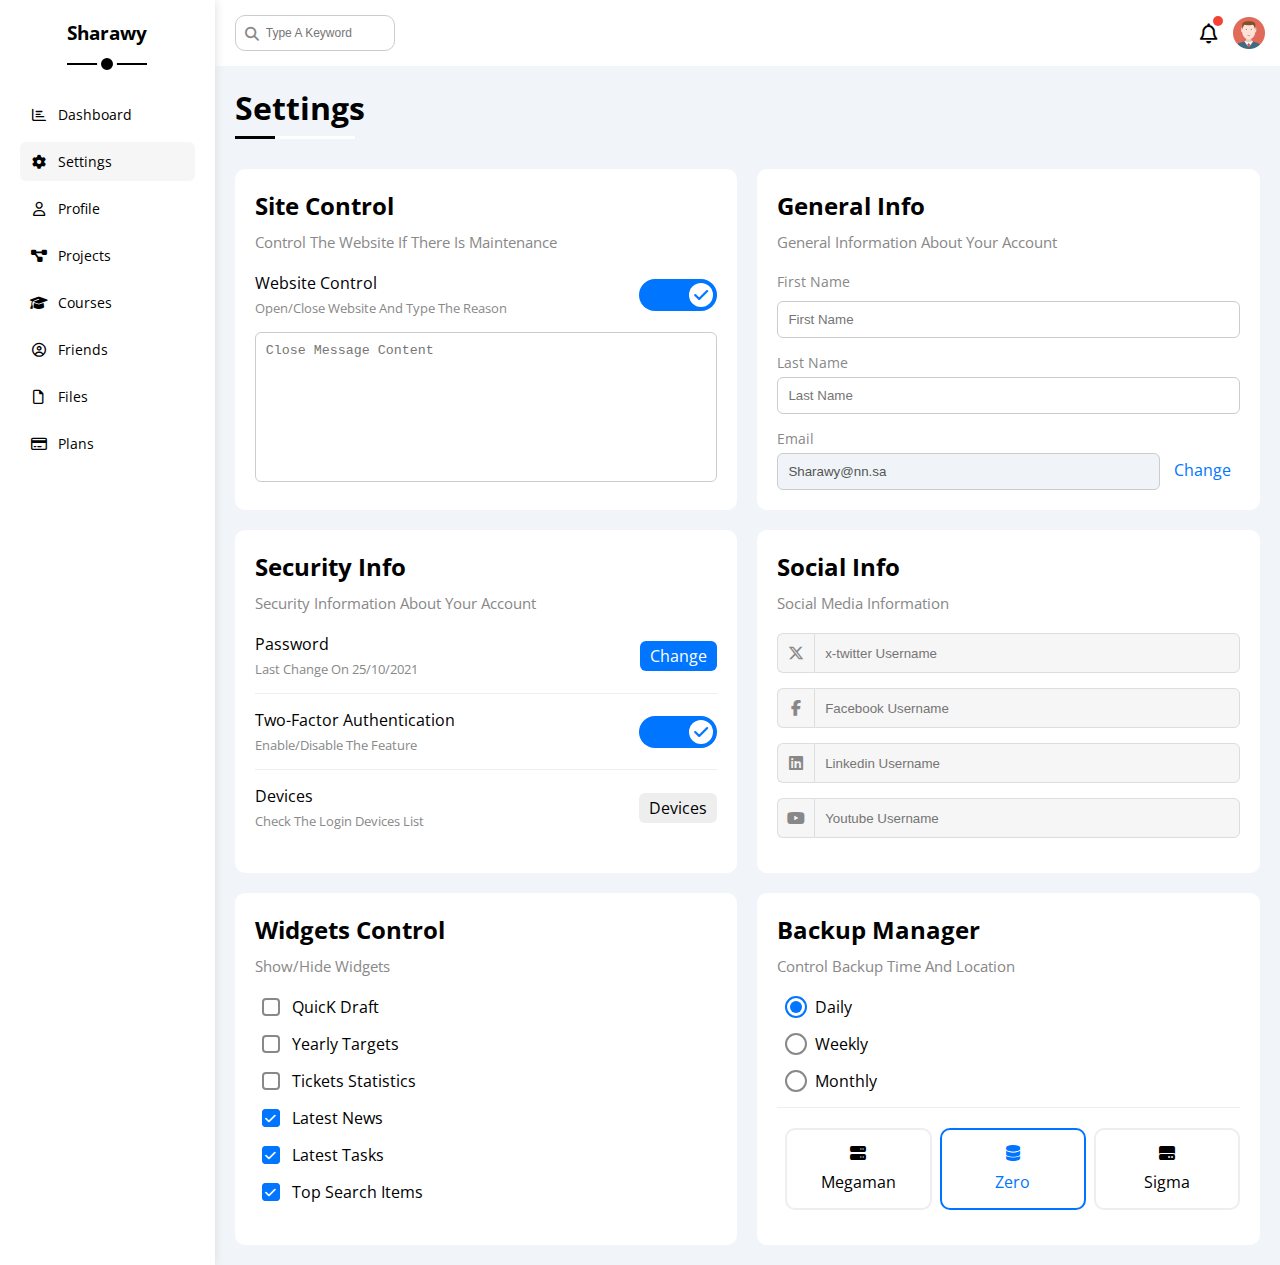
<file: settings.html>
<!DOCTYPE html>
<html lang="en">

<head>
    <meta charset="UTF-8">
    <meta name="viewport" content="width=device-width, initial-scale=1.0">
    <!-- <link rel="stylesheet" href="css/normalize.css"> -->
    <link rel="stylesheet" href="css/all.min.css">
    <link rel="stylesheet" href="css/framework.css">
    <!-- css file Override framework file => this step it make you dispense !important => beacuse inline style stroger than style in external file -->
    <link rel="stylesheet" href="css/master.css">
    <link rel="preconnect" href="https://fonts.googleapis.com" />
    <link rel="preconnect" href="https://fonts.gstatic.com" crossorigin />
    <link href="https://fonts.googleapis.com/css2?family=Open+Sans:wght@300;500&display=swap" rel="stylesheet" />
    <title>Settings</title>
</head>

<body>
    <div class="page d-flex ">
        <div class="sidebar bg-white p-20 p-relative">
            <h3 class="p-relative txt-c mt-0">Sharawy</h3>
            <ul class="p-0 list-none ">
                <li>
                    <a class=" d-flex align-center fs-14 c-black rad-6 p-10 " href="index.html">
                        <!-- fa-fw => class for fixed width -->
                        <i class="fa-regular fa-chart-bar fa-fw"></i>
                        <span>Dashboard</span>
                    </a>
                </li>
                <li>
                    <a class=" active d-flex align-center fs-14 c-black rad-6 p-10" href="settings.html">
                        <i class="fa-solid fa-gear fa-fw"></i>
                        <span>Settings</span>
                    </a>
                </li>
                <li>
                    <a class="d-flex align-center fs-14 c-black rad-6 p-10" href="profile.html">
                        <i class="fa-regular fa-user fa-fw"></i>
                        <span>Profile</span>
                    </a>
                </li>
                <li>
                    <a class="d-flex align-center fs-14 c-black rad-6 p-10" href="projects.html">
                        <i class="fa-solid fa-diagram-project fa-fw"></i>
                        <span>Projects</span>
                    </a>
                </li>
                <li>
                    <a class="d-flex align-center fs-14 c-black rad-6 p-10" href="courses.html">
                        <i class="fa-solid fa-graduation-cap fa-fw"></i>
                        <span>Courses</span>
                    </a>
                </li>
                <li>
                    <a class="d-flex align-center fs-14 c-black rad-6 p-10" href="friends.html">
                        <i class="fa-regular fa-circle-user fa-fw"></i>
                        <span>Friends</span>
                    </a>
                </li>
                <li>
                    <a class="d-flex align-center fs-14 c-black rad-6 p-10" href="files.html">
                        <i class="fa-regular fa-file fa-fw"></i>
                        <span>Files</span>
                    </a>
                </li>
                <li>
                    <a class="d-flex align-center fs-14 c-black rad-6 p-10" href="plans.html">
                        <i class="fa-regular fa-credit-card fa-fw"></i>
                        <span>Plans</span>
                    </a>
                </li>
            </ul>
        </div>
        <div class="content w-full">
            <!-- Start Header -->
            <div class="head bg-white p-15 between-flex">
                <div class="search p-relative">
                    <input class="p-10" type="search" placeholder="Type A Keyword">
                </div>
                <div class="icons d-flex align-center">
                    <span class="notification p-relative">
                        <i class="fa-regular fa-bell fa-lg"></i>
                    </span>
                    <img src="imgs/avatar (1).png" alt="">
                </div>
            </div>
            <!-- End Header -->
            <h1 class="p-relative">Settings</h1>
            <div class="settings-page m-20 d-grid gap-20">
                <!-- Start Settings Box -->
                <div class="p-20 bg-white rad-10">
                    <h2 class="mt-0 mb-10">Site Control</h2>
                    <p class="mt-0 mb-20 c-grey fs-15">Control The Website If There Is Maintenance</p>
                    <div class="mb-15 between-flex">
                        <div>
                            <span class="">Website Control</span>
                            <p class="c-grey mt-5 mb-0 fs-13">Open/Close Website And Type The Reason</p>
                        </div>
                        <div>
                            <label>
                                <input class="toggle-checkbox" type="checkbox" checked>
                                <div class="toggle-switch"></div>
                            </label>
                        </div>
                    </div>
                    <textarea class="close-message p-10 rad-6 d-block w-full"
                        placeholder="Close Message Content"></textarea>
                </div>
                <!-- End Settings Box -->
                <!-- Start General Info Box -->
                <div class="p-20 bg-white rad-10">
                    <h2 class="mt-0 mb-10">General Info</h2>
                    <p class="mt-0 mb-20 c-grey fs-15">General Information About Your Account</p>
                    <div class="mb-15">
                        <label class="fs-14 c-grey d-block mb-10" for="first">First Name</label>
                        <input class="b-none border-ccc p-10 rad-6 d-block w-full" type="text" id="first"
                            placeholder="First Name">
                    </div>
                    <div class="mb-15">
                        <label class="fs-14 c-grey d-block mb-5" for="last">Last Name</label>
                        <input class="b-none border-ccc p-10 rad-6 d-block w-full" id="last" type="text"
                            placeholder="Last Name">
                    </div>
                    <div>
                        <label class="fs-14 c-grey d-block mb-5" for="email">Email</label>
                        <input class="email b-none border-ccc p-10 rad-6 w-full mr-10" id="email" type="email"
                            value="Sharawy@nn.sa" disabled>
                        <a class="c-blue" href="#">Change</a>
                    </div>
                </div>
                <!-- End General Info Box -->
                <!-- Start Security Info Box -->
                <div class="p-20 bg-white rad-10">
                    <h2 class="mt-0 mb-10">Security Info</h2>
                    <p class="mt-0 mb-20 c-grey fs-15">Security Information About Your Account</p>
                    <div class="sec-box mb-15 between-flex">
                        <div>
                            <span>Password</span>
                            <p class="c-grey mt-5 mb-0 fs-13">Last Change On 25/10/2021</p>
                        </div>
                        <a class="button bg-blue c-white btn-shape" href="#">Change</a>
                    </div>

                    <div class="sec-box mb-15 between-flex">
                        <div>
                            <span>Two-Factor Authentication</span>
                            <p class="c-grey mt-5 mb-0 fs-13">Enable/Disable The Feature</p>
                        </div>
                        <label>
                            <input class="toggle-checkbox" type="checkbox" checked>
                            <div class="toggle-switch"></div>
                        </label>
                    </div>

                    <div class="sec-box  between-flex">
                        <div>
                            <span>Devices</span>
                            <p class="c-grey mt-5 mb-0 fs-13">Check The Login Devices List</p>
                        </div>
                        <a class=" bg-eee c-black btn-shape" href="#">Devices</a>
                    </div>
                </div>
                <!-- End Security Info Box -->
                <!-- Start Social Info Box -->
                <div class="socail-boxes p-20 bg-white rad-10">
                    <h2 class="mt-0 mb-10">Social Info</h2>
                    <p class="mt-0 mb-20 c-grey fs-15">Social Media Information</p>
                    <div class="d-flex align-center mb-15">
                        <i class="fa-brands fa-x-twitter center-flex c-grey"></i>
                        <input class="w-full" type="text" placeholder="x-twitter Username">
                    </div>
                    <div class="d-flex align-center mb-15">
                        <i class="fa-brands fa-facebook-f center-flex c-grey"></i>
                        <input class="w-full" type="text" placeholder="Facebook Username">
                    </div>
                    <div class="d-flex align-center mb-15">
                        <i class="fa-brands fa-linkedin center-flex c-grey"></i>
                        <input class="w-full" type="text" placeholder="Linkedin Username">
                    </div>
                    <div class="d-flex align-center mb-15">
                        <i class="fa-brands fa-youtube center-flex c-grey"></i>
                        <input class="w-full" type="text" placeholder="Youtube Username">
                    </div>
                </div>
                <!-- End Social Info Box -->
                <!-- Start Widgets Control Box -->
                <div class=" widgets-control  p-20 bg-white rad-10">
                    <h2 class="mt-0 mb-10">Widgets Control</h2>
                    <p class="mt-0 mb-20 c-grey fs-15">Show/Hide Widgets</p>
                    <div class="control d-flex align-center mb-15">
                        <input type="checkbox" id="one">
                        <label for="one">QuicK Draft</label>
                    </div>
                    <div class="control d-flex align-center mb-15">
                        <input type="checkbox" id="two">
                        <label for="two">Yearly Targets</label>
                    </div>
                    <div class="control d-flex align-center mb-15">
                        <input type="checkbox" id="three">
                        <label for="three">Tickets Statistics</label>
                    </div>
                    <div class="control d-flex align-center mb-15">
                        <input type="checkbox" id="four" checked>
                        <label for="four">Latest News</label>
                    </div>
                    <div class="control d-flex align-center mb-15">
                        <input type="checkbox" id="five" checked>
                        <label for="five">Latest Tasks</label>
                    </div>
                    <div class="control d-flex align-center mb-15">
                        <input type="checkbox" id="six" checked>
                        <label for="six">Top Search Items</label>
                    </div>
                </div>
                <!-- End Widgets Control Box -->
                <!-- Backup Manager Control Box -->
                <div class=" backup-control  p-20 bg-white rad-10">
                    <h2 class="mt-0 mb-10">Backup Manager</h2>
                    <p class="mt-0 mb-20 c-grey fs-15">Control Backup Time And Location</p>
                    <div class="date d-flex align-center mb-15">
                        <input type="radio" name="time" id="daily" checked>
                        <label for="daily">Daily</label>
                    </div>
                    <div class="date d-flex align-center mb-15">
                        <input type="radio" name="time" id="weekly">
                        <label for="weekly">Weekly</label>
                    </div>
                    <div class="date d-flex align-center mb-15">
                        <input type="radio" name="time" id="monthly">
                        <label for="monthly">Monthly</label>
                    </div>
                    <div class="servers d-flex align-center txt-c">
                        <input type="radio" name="servers" id="server-one">
                        <div class="server mb-15 rad-10 w-full">
                            <label class="d-block m-15" for="server-one">
                                <i class="fa-solid fa-server d-block mb-10"></i>
                                Megaman
                            </label>
                        </div>
                        <input type="radio" name="servers" id="server-two" checked>
                        <div class="server mb-15 rad-10 w-full">
                            <label class="d-block m-15" for="server-two">
                                <i class="fa-solid fa-database d-block mb-10"></i>
                                Zero
                            </label>
                        </div>
                        <input type="radio" name="servers" id="server-three">
                        <div class="server mb-15 rad-10 w-full">
                            <label class="d-block m-15" for="server-three">
                                <i class="fa-solid fa-hard-drive d-block mb-10"></i>
                                Sigma
                            </label>
                        </div>
                    </div>
                </div>
                <!-- End Backup Manager Box -->
            </div>
        </div>
    </div>
</body>

</html>
</file>
<file: css/framework.css>
:root {
    --blue-color: #0075ff;
    --blue-alt-color: #0d69d5;
    --orange-color: #f59e0b;
    --green-color: #22c55e;
    --red-color: #f44336;
    --grey-color: #888;
}

/* Start Box  flex + grid */
.d-flex {
    display: flex;
}

.align-center {
    align-items: center;
}

.space-between {
    justify-content: space-between;
}

.f-wrap{
    flex-wrap: wrap;
}


.d-grid {
    display: grid;
}

.gap-20 {
    gap: 20px;
}

.d-block {
    display: block;
}

@media (max-width:767px) {
    .block-mobile {
        display: block;
    }
    .hide-mobile {
        display: none;
    }
}

/* End Box */


/* Start padding + Margin  */

.p-0 {
    padding: 0;
}

.p-10 {
    padding: 10px;
}

.p-15 {
    padding: 15px;
}

.p-20 {
    padding: 20px;
}

.pt-10 {
    padding-top: 10px;
}

.pt-15 {
    padding-top: 15px;
}

.pt-20 {
    padding-top: 20px;
}

.pb-10 {
    padding-bottom: 10px;
}
.pb-15 {
    padding-bottom: 15px;
}

.pb-20 {
    padding-bottom: 20px;
}

.pl-15 {
    padding-left: 15px;
}

.m-0 {
    margin: 0;
}

.m-15 {
    margin: 15px;
}
.m-20 {
    margin: 20px;
}

.mt-0 {
    margin-top: 0;
}

.mt-5 {
    margin-top: 5px;
}

.mt-10 {
    margin-top: 10px;
}

.mt-15 {
    margin-top: 15px;
}
.mt-20 {
    margin-top: 20px;
}

.mt-25 {
    margin-top: 25px;
}

.mr-10 {
    margin-right: 10px;
}

.mr-15 {
    margin-right: 15px;
}

.mb-0 {
    margin-bottom: 0;
}

.mb-5 {
    margin-bottom: 5px;
}
.mb-10 {
    margin-bottom: 10px;
}

.mb-15 {
    margin-bottom: 15px;
}
.mb-20 {
    margin-bottom: 20px;
}

.mb-25 {
    margin-bottom: 25px;
}


/* End padding + Margin  */


/* Start color */

.bg-white {
    background-color: white;
}



.bg-eee {
    background-color: #eee;
}

.bg-blue {
    background-color: var(--blue-color);
}

.bg-orange {
    background-color: var(--orange-color);
}

.bg-green {
    background-color: var(--green-color);
}

.bg-red {
    background-color: var(--red-color);
}

.c-black {
    color: black;
}

.c-grey {
    color: var(--grey-color);
}


.c-white {
    color: white;
}

.c-blue {
    color: var(--blue-color);
}

.c-orange {
    color: var(--orange-color);
}

.c-green {
    color: var(--green-color);
}

/* End color */


/* Start Position */
.p-relative {
    position: relative;
}

.p-absolute {
    position: absolute;
}

/* End Position */


/* Start Font  */
.txt-c {
    text-align: center;
}
.fs-13 {
    font-size: 13px;
}
.fs-14 {
    font-size: 14px;
}
.fs-15 {
    font-size: 15px;
}

.fs-25 {
    font-size: 25px;
}

.fw-bold {
    font-weight: bold;
}


@media (max-width:767px) {
    .txt-c-mobile {
        text-align: center;
    }
}

/* End  Font  */


/* Start style */

.list-none {
    list-style: none;
}

/* End Style */


/* Start border */
.rad-6 {
    border-radius: 6px;
}

.rad-10 {
    border-radius: 10px;
}


.rad-half {
    border-radius: 50%;
}

.b-none {
    border: none;
}

.border-ccc {
    border: 1px solid #ccc;
}

.border-eee {
    border: 1px solid #eee;
}



/* End border */



/* Start width + height  */
.w-100{
    width: 100px;
}
.h-100 {
    height: 100px;
}
.w-full {
    width: 100%;
}

.w-fit {
    width: fit-content;
}

.h-full {
    height: 100%;
}

/* End width + height  */


/* Start Components */

.center-flex {
    display: flex;
    align-items: center;
    justify-content: center;
}

.between-flex {
    display: flex;
    align-items: center;
    justify-content: space-between;
}

.btn-shape {
    padding: 4px 10px;
    border-radius: 6px;
}

/* End Components */


/* Start media  */

/* End media  */
</file>
<file: css/master.css>
/* 
    em =>	Relative to the font-size of the element (2em means 2 times the size of the current font)	
    ex	=> Relative to the x-height of the current font (rarely used)	
    ch	=> Relative to the width of the "0" (zero)	
    rem	=> Relative to font-size of the root element	
    vw	=> Relative to 1% of the width of the viewport*	
    vh	=> Relative to 1% of the height of the viewport*	
    vmin => Relative to 1% of viewport's* smaller dimension	
    vmax	=> Relative to 1% of viewport's* larger dimension	
    %	=> Relative to the parent element

    .....get more information from w3school
*/


:root {
    --fa-Style-family-classic: "Font Awesome 6 Free";
    --blue-color: #0075ff;
    --blue-alt-color: #0d69d5;
    --orange-color: #f59e0b;
    --green-color: #22c55e;
    --red-color: #f44336;
    --grey-color: #888;
    --border-color-input: #CCC;

}

* {
    /* all prefixes */
    /* Box-sizing */
    -webkit-box-sizing: border-box;
    -moz-box-sizing: border-box;
    -ms-box-sizing: border-box;
    box-sizing: border-box;

    /*  and other .... search about this in chatgpt  , and search in (can i use) web site , can add auto prefixes to visaul code*/


}



html {
    scroll-behavior: smooth;
    /* scrollbar-color: pink lightblue;
    scrollbar-width: thin; */

}

/* ::-webkit-scrollbar {
    width: 10px;  
    height: 10px; 
} */


body {
    font-family: "Open Sans", sans-serif;
    /* margin: 0; => added auto  from normalize file */

    /* After delete normalize file */
    margin: 0;


}

*:focus {
    outline: none;
}

a {
    text-decoration: none;
}


::-webkit-scrollbar {
    width: 15px;
}

::-webkit-scrollbar-track {
    background-color: white;
}

::-webkit-scrollbar-thumb {
    background-color: var(--blue-color);
}

::-webkit-scrollbar-thumb:hover {
    background-color: var(--blue-alt-color);
}



.page {
    background-color: #f1f5f9;
    min-height: 100vh;
}




/* Start Sidebar */
.sidebar {
    width: 250px;
    box-shadow: 0 0 10px #ddd;
}

.sidebar>h3 {
    margin-bottom: 50px;
}

.sidebar>h3::before,
.sidebar>h3::after {
    content: "";
    position: absolute;
    background-color: black;
    left: 50%;
    transform: translateX(-50%);
}

.sidebar>h3::before {
    height: 2px;
    width: 80px;
    bottom: -20px;

}

.sidebar>h3::after {
    width: 12px;
    height: 12px;
    /*  
    height + border(top,bottom) = 20px - 2px(for line before) = 18px 
    18px / 2 => 9px for top and bottom to center the circle
     */
    bottom: -29px;
    border: 4px solid white;
    border-radius: 50%;
}


.sidebar ul li a {
    transition: 0.3s;
    margin-bottom: 8px;
}


.sidebar ul li a:hover,
.sidebar ul li a.active {
    background-color: #f6f6f6;
}

.sidebar ul li span {
    font-size: 14px;
    margin-left: 10px;
}


@media (max-width:767px) {
    .sidebar {
        width: 58px;
        padding: 10px;
    }

    .sidebar h3 {
        font-size: 11px;
        margin-bottom: 15px;
    }

    .sidebar>h3::before,
    .sidebar>h3::after {
        display: none;
    }

    .sidebar ul li span {
        display: none;
    }

}

/* End Sidebar */

/* Start COntent */

.content {
    overflow: hidden;
}

.head .search::before {
    font-family: var(--fa-Style-family-classic);
    content: "\f002";
    font-weight: 900;
    position: absolute;
    left: 15px;
    top: 50%;
    transform: translateY(-50%);
    font-size: 14px;
    color: var(--grey-color);

}

.head .search input[type="search"] {
    border: 1px solid var(--border-color-input);
    border-radius: 10px;
    margin-left: 5px;
    padding-left: 30px;
    width: 160px;
    transition: width 0.3s;
    /* defaul value of font-size in html page is 16px */
    font-size: 12px;
}

.head .search input[type="search"]:focus {
    width: 200px;
}

.head .search input[type="search"]:focus::placeholder {
    opacity: 0;
}


.head .icons .notification::before {
    content: "";
    position: absolute;
    width: 10px;
    height: 10px;
    background-color: var(--red-color);
    border-radius: 50%;
    right: -5px;
    top: -6px;
}

.head .icons img {
    width: 32px;
    height: 32px;
    margin-left: 15px;

}

.page h1 {
    margin: 20px 20px 40px;
}

.page h1::before,
.page h1::after {
    content: "";
    height: 3px;
    position: absolute;
    bottom: -10px;
    left: 0;

}

.page h1::before {
    background-color: white;
    width: 120px;
}

.page h1::after {
    background-color: black;
    width: 40px;
}

.wrapper {
    grid-template-columns: repeat(auto-fill, minmax(450px, 1fr));
    margin: 0 20px 20px 20px;
}

@media (max-width:767px) {
    .wrapper {
        grid-template-columns: minmax(200px, 1fr);
        margin: 0 10px 0;
        gap: 10px;
    }
}

/* End  COntent */

/* Start welcome box (widget) */

.welcome {
    overflow: hidden;
}

.welcome .intro img {
    /* if img have the same basis => width & height => grow togather */
    width: 200px;
    margin-bottom: -10px;
}

.welcome .avatar {
    width: 64px;
    height: 64px;
    border: 2px solid white;
    border-radius: 50%;
    padding: 2px;
    box-shadow: 0 0 5px #ddd;
    margin-left: 20px;
    /* hafe height of photo */
    margin-top: -32px;
}

.welcome .body {
    border-top: 1px solid #eee;
    border-bottom: 1px solid #eee;
}

.welcome .body>div {
    flex: 1;
}

.welcome .visit {
    margin: 0 15px 15px auto;
    transition: 0.3s;
}

.welcome .visit:hover {
    background-color: var(--blue-alt-color);
}

@media (max-width:767px) {
    .welcome .intro {
        padding-bottom: 30px;
    }

    .welcome .avatar {
        margin-left: 0;
    }

    .welcome .body>div:not(:last-child) {
        margin-bottom: 20px;
    }

}

/* End welcome box (widget) */

/* Start Quick Draft widget */
.quick-draft textarea {
    resize: none;
    min-height: 180px;
}

.quick-draft .save {
    /* margin: 0 0 0 auto; */
    /* or */
    margin-left: auto;
    transition: 0.3s;
    cursor: pointer;
}

.quick-draft .save:hover {
    background-color: var(--blue-alt-color);
}

/* End Quick Draft widget */
/* Start Targets */
.targets .targets-row .icon {
    width: 80px;
    height: 80px;
    margin-right: 15px;
}

.targets .details {
    flex-grow: 1;
}

.targets .details .progress {
    height: 4px;
}

.targets .details .progress>span {
    position: absolute;
    top: 0;
    left: 0;
    /* 40% from parent */
    height: 100%;
}

.targets .details .progress>span span {
    position: absolute;
    bottom: 16px;
    right: -16px;
    color: white;
    padding: 2px 5px;
    border-radius: 6px;
    font-size: 13px;

}

.targets .details .progress>span span::after {
    content: "";
    position: absolute;
    border-width: 5px;
    border-style: solid;
    bottom: -10px;
    /* left: calc(50% - 5px); */
    /* or */
    left: 50%;
    transform: translateX(-50%);
}

.targets .details .progress>.blue span::after {
    border-color: var(--blue-color) transparent transparent transparent;
}

.targets .details .progress>.orange span::after {
    border-color: var(--orange-color) transparent transparent transparent;
}

.targets .details .progress>.green span::after {
    border-color: var(--green-color) transparent transparent transparent;
}

.blue .icon,
.blue .progress {
    background-color: rgb(0 117 255 / 20%);
}

.orange .icon,
.orange .progress {
    background-color: rgb(245 158 11 / 20%);
}

.green .icon,
.green .progress {
    background-color: rgb(34 197 94 / 20%);
}

/* End Targets */
/* Start Tickets */

.tickets .box {
    border: 1px solid #CCC;
    width: calc(50% - 10px);
}



@media (max-width:767px) {
    .tickets .box {
        width: 100%;
    }
}

/* End Tickets */

/* Start Latest News  */

.latest-news .news-row:not(:last-of-type) {
    margin-bottom: 20px;
    padding-bottom: 20px;
    border-bottom: 1px solid #eee;
}

.latest-news .news-row img {
    width: 100px;
    border-radius: 6px;
    margin-right: 15px;
}

.latest-news .news-row .info {
    flex-grow: 1;
}

.latest-news .news-row .info h3 {
    margin: 0 0 6px;
    font-size: 16px;
}

@media (max-width:767px) {
    .latest-news .news-row {
        flex-direction: column;
    }

    .latest-news .news-row img {
        margin: 0 0 5px 0;
    }
}

/* OR */

/* @media (max-width:767px) {
    .latest-news .news-row {
       display: block;
    }

    .latest-news .news-row .label {
        margin: 10px auto;
        width: fit-content;
    }
} */

/* End Latest News  */


/* Start Tasks */
.tasks .task-row:not(:last-of-type) {
    margin-bottom: 15px;
    padding-bottom: 15px;
    border-bottom: 1px solid #eee;
}

.tasks .info {
    flex-grow: 1;
}

.tasks .done {
    opacity: 0.3;
}

.tasks .done h3,
.tasks .done p {
    text-decoration: line-through;
}

.tasks .delete {
    cursor: pointer;
    transition: 0.3s;
}

.tasks .delete:hover {
    color: var(--red-color);
}

/* End Tasks */

/* start Latest Uploads Widget */
.latest-upload ul li:not(:last-child) {
    border-bottom: 1px solid #eee;
}

.latest-upload ul li img {
    width: 40px;
    height: 40px;
}

/* End Latest Uploads Widget */

/* Start Last Project Progress Widget */

.last-project ul::before {
    content: "";
    position: absolute;
    left: 11px;
    width: 2px;
    height: 100%;
    background-color: var(--blue-color);
}

.last-project ul li::before {
    content: "";
    width: 20px;
    height: 20px;
    display: block;
    border-radius: 50%;
    background-color: white;
    border: 2px solid white;
    outline: 2px solid var(--blue-color);
    margin-right: 15px;
    position: relative;
}

.last-project ul li.done::before {
    content: "";
    background-color: var(--blue-color);
}

.last-project ul li.current::before {
    content: "";
    animation: change-color 0.8s infinite alternate;
}

.last-project .launch-icon {
    position: absolute;
    width: 160px;
    right: 0;
    bottom: 0;
    opacity: 0.4;
}

@media (max-width:767px) {
    .last-project ul::before {
        height: 90%;
    }
}

/* End Last Project Progress Widget */

/* Start Reminders  */
.reminders ul li .key {
    width: 15px;
    height: 15px;

}

.reminders ul li>.blue {
    border-left: 2px solid var(--blue-color);
}

.reminders ul li>.green {
    border-left: 2px solid var(--green-color);
}

.reminders ul li>.orange {
    border-left: 2px solid var(--orange-color);
}

.reminders ul li>.red {
    border-left: 2px solid var(--red-color);
}

/* End Reminders  */
/* Start Latest Post Widget */
.latest-post .top .avatar {
    width: 48px;
    height: 48px;
    ;
}

.latest-post .post-content {
    text-transform: capitalize;
    line-height: 1.8;
    border-top: 1px solid #eee;
    border-bottom: 1px solid #eee;
    min-height: 140px;
}

/* End Latest Post Widget */
/* Start Social media Widget */
.social-media .box {
    padding-left: 70px;
}

.social-media .box i {
    position: absolute;
    left: 0;
    top: 0;
    width: 52px;
    transition: 0.3s;
}

.social-media .box i:hover {
    transform: rotate(5deg);
}

.social-media .x {
    background-color: rgb(20 23 26 / 20%);
    color: #14171a;
}

.social-media .x i,
.social-media .x a {
    background-color: #14171a;
}

.social-media .facebook {
    background-color: rgb(24 119 242 / 20%);
    color: #1da1f2;
}

.social-media .facebook i,
.social-media .facebook a {
    background-color: #1877f2;
}

.social-media .youtube {
    background-color: rgb(255 0 0 / 20%);
    color: #ff0000;
}

.social-media .youtube i,
.social-media .youtube a {
    background-color: #ff0000;
}



.social-media .linkedin {
    background-color: rgb(0 119 181 / 20%);
    color: #0077b5;
}

.social-media .linkedin i,
.social-media .linkedin a {
    background-color: #0077b5;
}

/* End Social media Widget */

/* Start Project table */

.projects .responsive-table {
    overflow-x: auto;
}

.projects table {
    min-width: 1000px;
    border-spacing: 0;
}

.projects table td {
    padding: 15px;
}

.projects table thead td {
    background-color: #eee;
    font-weight: bold;
}

.projects table tbody td {
    border-bottom: 1px solid #eee;
    border-left: 1px solid #eee;
    transition: 0.3s;
}

.projects table tbody tr td:last-child {
    border-right: 1px solid #eee;
}

.projects table img {
    width: 32px;
    height: 32px;
    border-radius: 50%;
    padding: 2px;
    background-color: white;
}

.projects table tr:hover td {
    background-color: #FAF7f7;
}

.projects table img:not(:first-child) {
    margin-left: -20px;
}

.projects table .label {
    font-size: 13px;
}

/* End Project table */
/* Start Settings */
.settings-page {
    grid-template-columns: repeat(auto-fill, minmax(500px, 1fr));
}

@media(max-width: 767px) {
    .settings-page {
        grid-template-columns: minmax(100px, 1fr);
        margin-left: 10px;
        margin-right: 10px;
        gap: 10px;
    }
}

.settings-page .close-message {
    border: 1px solid #ccc;
    resize: none;
    min-height: 150px;
}

.settings-page .email {
    display: inline-flex;
    width: calc(100% - 80px);
}

.settings-page .sec-box {
    padding-bottom: 15px;
}

.settings-page .sec-box:not(:last-of-type) {
    border-bottom: 1px solid #eee;
}

.settings-page .sec-box .button {
    transition: 0.3s;
}

.settings-page .sec-box .button:hover {
    background-color: var(--blue-alt-color);
}


.settings-page .socail-boxes i {
    width: 40px;
    height: 40px;
    background-color: #f6f6f6;
    border: 1px solid #ddd;
    border-right: none;
    border-radius: 6px 0 0 6px;
    transition: 0.3s;

}

.settings-page .socail-boxes input {
    height: 40px;
    background-color: #f6f6f6;
    border: 1px solid #ddd;
    padding-left: 10px;
    border-radius: 0 6px 6px 0;
}

/* :focus-within => control element inside div and parent of element */
.settings-page .socail-boxes>div:focus-within i {
    color: black;
}

.widgets-control .control input[type="checkbox"] {
    --webkit-appearance: none;
    appearance: none;
    /* display: none; */
}

.widgets-control .control label {
    padding-left: 30px;
    cursor: pointer;
    position: relative;
}

.widgets-control .control label::before {
    content: '';
    position: absolute;
    left: 0;
    top: 50%;
    width: 14px;
    height: 14px;
    border: 2px solid var(--grey-color);
    margin-top: -9px;
    border-radius: 4px;
}

.widgets-control .control label:hover::before {
    border-color: var(--blue-alt-color);
}

.widgets-control .control label::after {
    font-family: var(--fa-Style-family-classic);
    content: '\f00c';
    font-weight: 900;
    position: absolute;
    left: 0;
    top: 50%;
    margin-top: -9px;
    background-color: var(--blue-color);
    color: white;
    font-size: 12px;
    width: 18px;
    height: 18px;
    display: flex;
    justify-content: center;
    align-items: center;
    transform: scale(0) rotate(360deg);
    transition: 0.3s;
    border-radius: 4px;
}

.widgets-control .control input[type="checkbox"]:checked+label::after {
    transform: scale(1);
}

.backup-control input[type="radio"] {
    --webkit-appearance: none;
    appearance: none;
}

.backup-control .date label {
    padding-left: 30px;
    cursor: pointer;
    position: relative;
}

.backup-control .date label::before,
.backup-control .date label::after {
    content: "";
    position: absolute;
    border-radius: 50%;
}

.backup-control .date label::before {
    top: 50%;
    left: 0;
    margin-top: -11px;
    width: 18px;
    height: 18px;
    border: 2px solid var(--grey-color);

}



.backup-control .date label::after {
    left: 5px;
    top: 5px;
    width: 12px;
    height: 12px;
    background-color: var(--blue-color);
    transition: 0.3s;
    transform: scale(0);

}

.backup-control .date input[type="radio"]:checked+label::before {
    border-color: var(--blue-color);
}

.backup-control .date input[type="radio"]:checked+label::after {
    transform: scale(1);
}

.backup-control .servers {
    border-top: 1px solid #eee;
    padding-top: 20px;
}

@media(max-width:767px) {
    .backup-control .servers {
        flex-wrap: wrap;
    }
}

.backup-control .servers .server {
    border: 2px solid #eee;
    position: relative;
}

.backup-control .servers .server label {
    cursor: pointer;
}

.backup-control .servers input[type="radio"]:checked+.server {
    border-color: var(--blue-color);
    color: var(--blue-color);
}

.toggle-checkbox {
    --webkit-appearance: none;
    appearance: none;
    display: none;
}

.toggle-switch {
    background-color: #ccc;
    width: 78px;
    height: 32px;
    border-radius: 16px;
    position: relative;
    transition: 0.3s;
    cursor: pointer;
}

.toggle-switch::before {
    font-family: var(--fa-Style-family-classic);
    content: "\f00d";
    font-weight: 900;
    background-color: white;
    width: 24px;
    height: 24px;
    position: absolute;
    border-radius: 50%;
    top: 4px;
    left: 4px;
    display: flex;
    align-items: center;
    justify-content: center;
    color: #aaa;
    transition: 0.3s;
}

.toggle-checkbox:checked+.toggle-switch {
    background-color: var(--blue-color);
}

.toggle-checkbox:checked+.toggle-switch::before {
    content: "\f00c";
    left: 50px;
    color: var(--blue-color);
}

.settings-page :disabled {
    cursor: no-drop;
    background-color: #F0f4f8;
}

/* End Settings */

/* Statrt profile-page */
@media (max-width:768px) {
    .profile-page .overview {
        flex-direction: column;
        /* flex-wrap: wrap; */
    }
}

.profile-page .avatar-box {
    width: 300px;
}

@media (min-width:768px) {
    .profile-page .avatar-box {
        border-right: 1px solid #eee;
    }
}

.profile-page .avatar-box>img {
    width: 120px;
    height: 120px;
}

.profile-page .avatar-box .level {
    height: 6px;
    overflow: hidden;
    margin: auto;
    width: 70%;
}

.profile-page .avatar-box .level span {
    position: absolute;
    left: 0;
    top: 0;
    height: 100%;
    background-color: var(--blue-color);
    border-radius: 6px;
}

.profile-page .info-box .box {
    flex-wrap: wrap;
    transition: 0.3s;
}

.profile-page .info-box .box:not(:last-child) {
    border-bottom: 1px solid #eee;
}


.profile-page .info-box .box:hover {
    background-color: #f9f9f9;
}

.profile-page .info-box .box>div {
    min-width: 250px;
    padding: 10px 0 0;
}

@media (min-width:768px) {
    .profile-page .info-box .box>div {
        min-width: 250px;
    }
}

.profile-page .info-box h4 {
    font-weight: normal;
}


.profile-page .info-box .toggle-switch {
    height: 20px;
}

@media (max-width: 767px) {
    .profile-page .info-box .toggle-switch {
        margin: auto;
    }
}

.profile-page .info-box .toggle-switch::before {
    width: 12px;
    height: 12px;
    font-size: 8px;
}

.profile-page .info-box .toggle-checkbox:checked+.toggle-switch::before {
    left: 62px;
}

@media (max-width:767px) {
    .profile-page .other-data {
        flex-direction: column;
    }
}

.profile-page .skills-card {
    flex-grow: 1;
}




.profile-page .skills-card ul li {
    padding: 15px 0;
}

.profile-page .skills-card ul li:not(:last-child) {
    border-bottom: 1px solid #eee;
}

.profile-page .skills-card ul li span {
    display: inline-flex;
    padding: 4px 10px;
    background-color: #eee;
    border-radius: 6px;
    font-size: 14px;
}

.profile-page .skills-card ul li span:not(:last-child) {
    margin-right: 5px;
}

.profile-page .activities {
    flex: 2;
}

.profile-page .activities .activity:not(:last-of-type) {
    border-bottom: 1px solid #eee;
    padding-bottom: 20px;
    margin-bottom: 20px;

}

.profile-page .activities .activity img {
    width: 64px;
    height: 64px;
    border-radius: 50%;
    margin-right: 10px;
}

@media (min-width:767px) {
    .profile-page .activities .activity .date {
        margin-left: auto;
        text-align: right;
    }
}

@media (max-width:767px) {
    .profile-page .activity {
        flex-direction: column;
    }

    .profile-page .activities .activity img {
        margin-right: 0;
        margin-bottom: 15px;
    }

    .profile-page .activities .activity .date {
        margin-top: 15px;
    }

    .profile-page .activities .activity .date span:first-child {
        margin-bottom: 5px;
    }
}




/* End profile-page */

/* Start projects-page */
.projects-page {
    grid-template-columns: repeat(auto-fill, minmax(500px, 1fr));
}

@media (max-width:767px) {
    .projects-page {
        grid-template-columns: minmax(200px, 1fr);
        margin-left: 10px;
        margin-right: 10px;
        gap: 10px;
    }
}

.projects-page .project .date {
    position: absolute;
    right: 10px;
    top: 10px;
}

.projects-page .project h4 {
    font-weight: normal;
}

.projects-page .project .team {
    position: relative;
    /* save place for team div */
    min-height: 80px;
}

.projects-page .project .team a {
    position: absolute;
    left: 0;
    bottom: 0;
}

.projects-page .project .team a:nth-child(2) {
    left: 25px;
}

.projects-page .project .team a:nth-child(3) {
    left: 50px;
}

.projects-page .project .team a:nth-child(4) {
    left: 75px;
}

.projects-page .project .team a:nth-child(5) {
    left: 100px;
}

.projects-page .project .team a:hover {
    z-index: 1000;
}

.projects-page .project .team a img {
    width: 40PX;
    height: 40px;
    border-radius: 50%;
    border: 2px solid white;
}

.projects-page .project .do {
    justify-content: flex-end;
    border-top: 1px solid #eee;
    padding-top: 15px;
    margin-top: 15px;
}

@media (max-width:767px) {
    .projects-page .project .do {
        flex-direction: column;
    }
}

.projects-page .project .do span {
    padding: 3px 8px;
    margin-left: 5px;
    /* for mobile screen */
    width: fit-content;
}

@media (max-width:767px) {
    .projects-page .project .do span:not(:last-child) {
        margin-bottom: 15px;
    }
}

.projects-page .project .info {
    border-top: 1px solid #eee;
    margin-top: 15px;
    padding-top: 15px;
}


.projects-page .project .info .prog {
    height: 8px;
    width: 260px;
    position: relative;
    border-radius: 6px;
}

.projects-page .project .info .prog span {
    position: absolute;
    left: 0;
    top: 0;
    height: 100%;
    border-radius: 6px;

}

@media (max-width:767px) {
    .projects-page .project .info {

        flex-direction: column;
    }

    .projects-page .project .info>div:last-child {
        margin-top: 8px;
    }
}

/* End projects-page */
/* Start Course page */
.courses-page {
    grid-template-columns: repeat(auto-fill, minmax(300px, 1fr));
}

@media (max-width:767px) {
    .courses-page {
        grid-template-columns: minmax(200px, 1fr);
        margin-left: 10px;
        margin-right: 10px;
        gap: 10px;
    }
}

.courses-page .course {
    overflow: hidden;

}

.courses-page .course .cover {
    max-width: 100%;
    width: 100%;
}

.courses-page .course .instructor {
    position: absolute;
    left: 20px;
    top: 20px;
    width: 64px;
    height: 64px;
    border-radius: 50%;
    border: 2px solid white;
}

.courses-page .course .info {
    border-top: 1px solid #eee;
    font-size: 13px;
}

.courses-page .course .description {
    line-height: 1.8;
}

.courses-page .course .info .title {
    position: absolute;
    left: 50%;
    transform: translateX(-50%);
    font-size: 13px;
    top: -13px;
    height: 27px;
}

/* End Course page */
/* Start Friend Page */


.friends-page {
    grid-template-columns: repeat(auto-fill, minmax(300px, 1fr));
}

@media (max-width:767px) {
    .friends-page {
        grid-template-columns: minmax(200px, 1fr);
        margin-left: 10px;
        margin-right: 10px;
        gap: 10px;
    }
}

.friends-page .friend .contact {
    position: absolute;
    left: 10px;
    top: 10px;
}

.friends-page .friend .contact i {
    background-color: #eee;
    padding: 10px;
    border-radius: 50%;
    color: #666;
    font-size: 13px;
    cursor: pointer;
    transition: 0.3s;
}

.friends-page .friend .contact i:hover {
    background-color: var(--blue-color);
    color: white;
}

.friends-page .friend .icons {
    border-top: 1px solid #eee;
    border-bottom: 1px solid #eee;
    margin-top: 15px;
    margin-bottom: 15px;
    padding-top: 15px;
    padding-bottom: 15px;

}

.friends-page .friend .icons i {
    margin-right: 5px;
}

.friends-page .friend .icons .vip {
    position: absolute;
    right: 0;
    top: 50%;
    transform: translateY(-50%);
    font-size: 40px;
    opacity: 0.2;
    text-transform: capitalize;

}

/* End Friend Page */

/* Start Files page */
.files-page {
    flex-direction: row-reverse;
    align-items: flex-start;
}

@media (max-width:767px) {
    .files-page {
        flex-direction: column;
        align-items: normal;
    }

}

.files-page .files-stats {
    min-width: 260px;
}

.files-page .files-stats .icon {
    width: 40px;
    height: 40px;
    margin-right: 10px;
}

.files-page .files-stats .size {
    margin-left: auto;
}

.files-page .files-stats .blue {
    background-color: rgb(0 117 255 / 20%);
}

.files-page .files-stats .green {
    background-color: rgb(34 197 94 / 20%);
}

.files-page .files-stats .red {
    background-color: rgb(244 67 54 / 20%);
}

.files-page .files-stats .orange {
    background-color: rgb(245 158 11 / 20%);
}

.files-page .files-stats .upload {
    margin: 15px auto 0;
    padding: 10px 15px;
    transition: 0.3s;

}

.files-page .files-stats .upload:hover {
    background-color: var(--blue-alt-color);
}

.files-page .files-stats .upload:hover i {
    animation: go-up 0.8s infinite;
}

.files-page .files-content {
    flex: 1;
    grid-template-columns: repeat(auto-fill, minmax(200px, 1fr));

}

.files-page .files-content img {
    width: 64px;
    height: 64px;
    transition: 0.3s;
}

.files-page .files-content .file:hover img {
    transform: rotate(5deg);
}

.files-page .files-content .info {
    border-top: 1px solid #eee;
}


/* End Files page */

/* start plans-page */
.plans-page {
    grid-template-columns: repeat(auto-fill, minmax(450px, 1fr));
}

@media (max-width:767px) {
    .plans-page {
        grid-template-columns: minmax(250px, 1fr);
        margin-left: 10px;
        margin-right: 10px;
        gap: 10px;
    }
}

.plans-page .plan .top {
    border: 3px solid white;
    outline: 3px solid transparent;
}

.plans-page .plan.green .top {
    outline-color: var(--green-color);
}

.plans-page .plan.blue .top {
    outline-color: var(--blue-color);
}

.plans-page .plan.orange .top {
    outline-color: var(--orange-color);
}

.plans-page .plan .price {
    position: relative;
    font-size: 40px;
    width: fit-content;
    margin: auto;
}

.plans-page .plan .price span {
    position: absolute;
    font-size: 25px;
    top: 0;
    left: -20px;
}

.plans-page .plan ul li {
    padding: 15px 0;
    display: flex;
    align-items: center;
    font-size: 15px;
    border-bottom: 1px solid #eee;
}

.plans-page .plan ul li .yes {
    color: var(--green-color);
}

.plans-page .plan ul li i:not(.yes , .help) {
    color: var(--red-color);
}

.plans-page .plan ul li i:first-child {
    font-size: 18px;
    margin-right: 5px;
}

.plans-page .plan ul li .help {
    color: var(--grey-color);
    margin-left: auto;
    cursor: pointer;
}


/* End plans-page */

/* Start Animation */
@keyframes change-color {
    from {
        background-color: var(--blue-color);
    }

    to {
        background-color: white;
    }
}

@keyframes go-up {

    0% {
        transform: translateY(0);
    }

    50% {
        transform: translateY(-5px);
    }

    100% {
        transform: translateY(0px);
    }

}

/* End Animation */



/*
    -- What the Next
            - Push this Project in github
            - hadle code 
            - conver master file to (100 ,50) line or no line
            - learn JavaScript


*/
</file>
